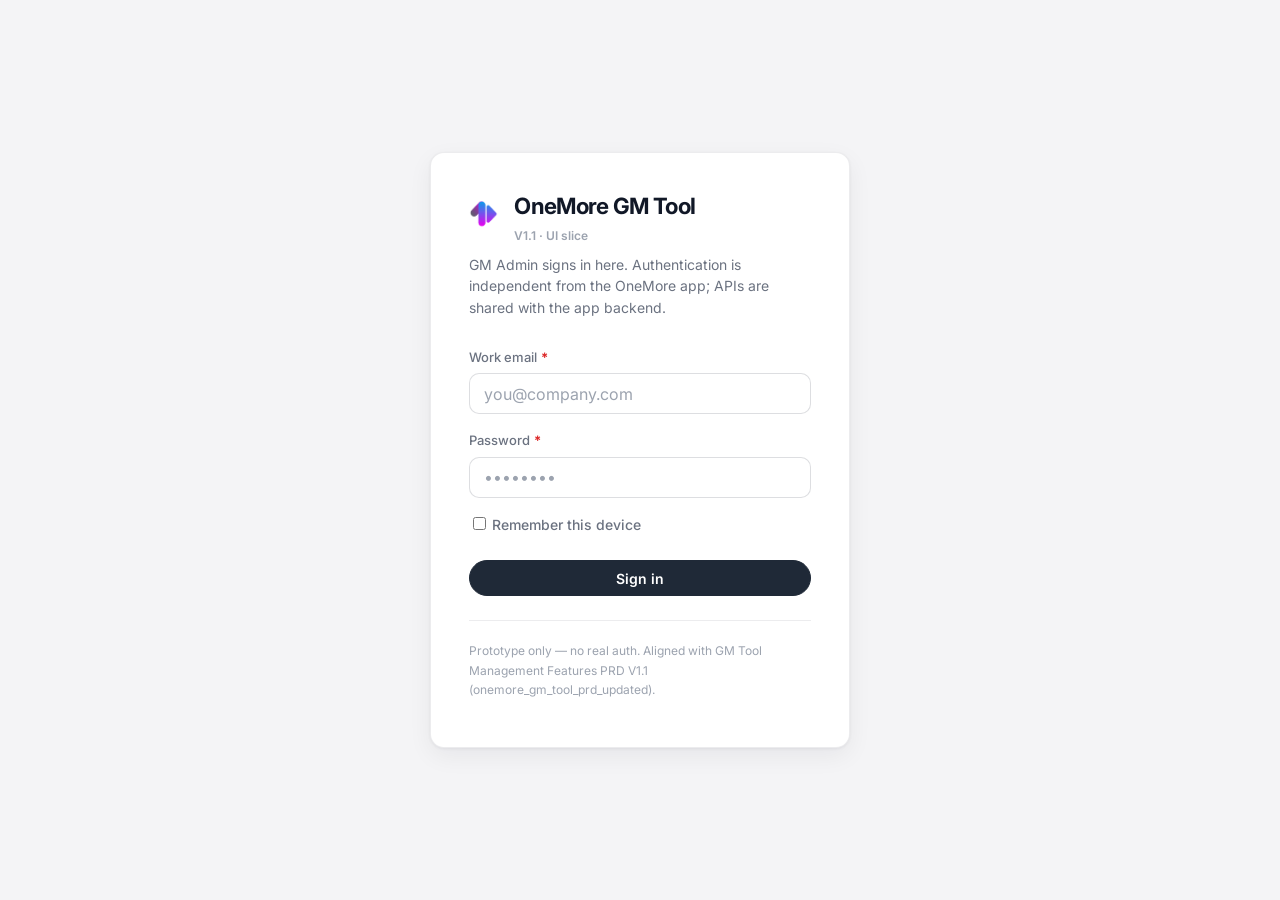
<file: index.html>
<!DOCTYPE html>
<html lang="en">
  <head>
    <meta charset="UTF-8" />
    <meta name="viewport" content="width=device-width, initial-scale=1.0" />
    <title>OneMore GM Tool — Sign in</title>
    <link rel="stylesheet" href="css/variables.css" />
    <link rel="stylesheet" href="css/base.css" />
    <link rel="stylesheet" href="css/components.css" />
    <link rel="stylesheet" href="css/layout.css" />
  </head>
  <body>
    <div class="login-page">
      <div class="login-panel">
        <div class="login-brand">
          <img class="logo-img" src="assets/logo.png" alt="" width="160" height="48" />
          <div>
            <h1 style="margin: 0"><span class="brand-title">OneMore</span> GM Tool</h1>
            <p style="margin: 0.2rem 0 0; font-size: 0.75rem; color: var(--text-muted); font-weight: 600">V1.1 · UI slice</p>
          </div>
        </div>
        <p class="login-sub">GM Admin signs in here. Authentication is independent from the OneMore app; APIs are shared with the app backend.</p>
        <form action="home.html" method="get">
          <div class="field">
            <label for="email">Work email <span class="req-mark" aria-hidden="true">*</span></label>
            <input class="input" id="email" name="email" type="email" autocomplete="username" placeholder="you@company.com" />
          </div>
          <div class="field">
            <label for="password">Password <span class="req-mark" aria-hidden="true">*</span></label>
            <input class="input" id="password" name="password" type="password" autocomplete="current-password" placeholder="••••••••" />
          </div>
          <div class="field" style="margin-bottom: 0">
            <label style="flex-direction: row; align-items: center; gap: 0.5rem; cursor: pointer">
              <input type="checkbox" id="remember" name="remember" />
              <span style="font-size: 0.875rem; color: var(--text-secondary)">Remember this device</span>
            </label>
          </div>
          <div style="margin-top: 1.5rem">
            <button type="submit" class="btn btn-primary" style="width: 100%">Sign in</button>
          </div>
        </form>
        <p class="login-footnote">Prototype only — no real auth. Aligned with GM Tool Management Features PRD V1.1 (onemore_gm_tool_prd_updated).</p>
      </div>
    </div>
  </body>
</html>
</file>
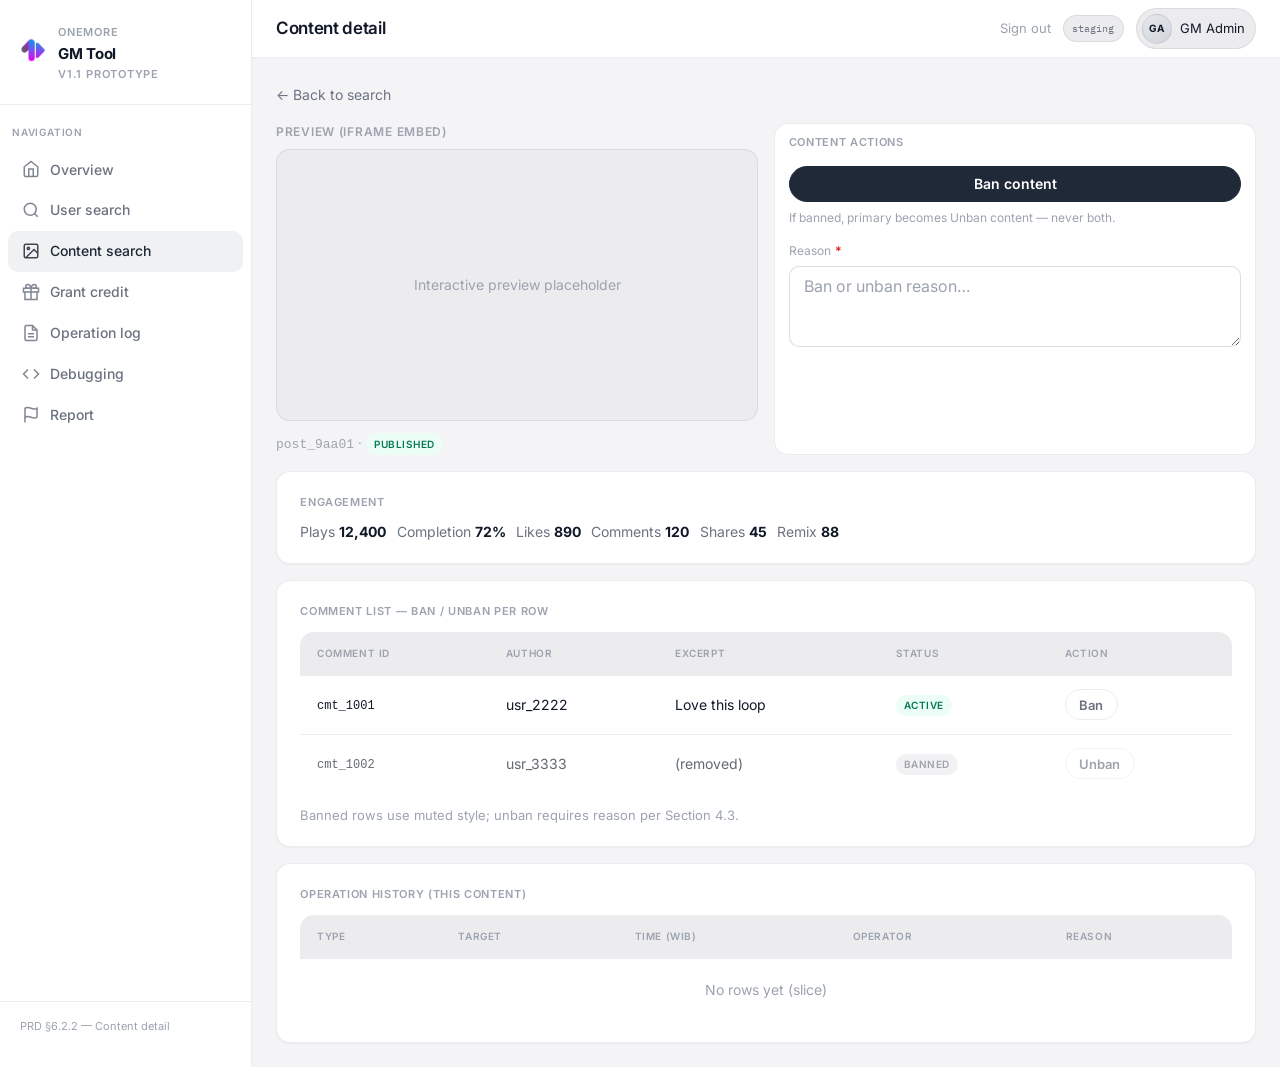
<file: content-detail.html>
<!DOCTYPE html>
<html lang="en">
  <head>
    <meta charset="UTF-8" />
    <meta name="viewport" content="width=device-width, initial-scale=1.0" />
    <title>OneMore GM Tool — Content detail</title>
    <link rel="stylesheet" href="css/variables.css" />
    <link rel="stylesheet" href="css/base.css" />
    <link rel="stylesheet" href="css/components.css" />
    <link rel="stylesheet" href="css/layout.css" />
    <link rel="stylesheet" href="css/pages.css" />
  </head>
  <body>
    <div class="app">
      <aside class="sidebar" aria-label="Main">
        <div class="sidebar-brand">
          <img class="logo-img logo-img--sm" src="assets/logo.png" alt="" width="140" height="40" />
          <div>
            <strong><span class="brand-title">OneMore</span> GM Tool</strong>
            <span>V1.1 Prototype</span>
          </div>
        </div>
        <div class="nav-section">Navigation</div>
        <ul class="nav-list">
          <li>
            <a href="home.html">
              <svg class="nav-icon" viewBox="0 0 24 24" fill="none" stroke="currentColor" stroke-width="2">
                <path d="M3 9l9-7 9 7v11a2 2 0 0 1-2 2H5a2 2 0 0 1-2-2z" />
                <polyline points="9 22 9 12 15 12 15 22" />
              </svg>
              Overview
            </a>
          </li>
          <li>
            <a href="user-search.html">
              <svg class="nav-icon" viewBox="0 0 24 24" fill="none" stroke="currentColor" stroke-width="2">
                <circle cx="11" cy="11" r="8" />
                <line x1="21" y1="21" x2="16.65" y2="16.65" />
              </svg>
              User search
            </a>
          </li>
          <li>
            <a class="active" href="content-search.html" aria-current="page">
              <svg class="nav-icon" viewBox="0 0 24 24" fill="none" stroke="currentColor" stroke-width="2">
                <rect x="3" y="3" width="18" height="18" rx="2" />
                <circle cx="8.5" cy="8.5" r="1.5" />
                <polyline points="21 15 16 10 5 21" />
              </svg>
              Content search
            </a>
          </li>
          <li>
            <a href="grant-credit.html">
              <svg class="nav-icon" viewBox="0 0 24 24" fill="none" stroke="currentColor" stroke-width="2" aria-hidden="true">
                <path d="M20 12v10H4V12" />
                <path d="M2 7h20v5H2z" />
                <path d="M12 22V7" />
                <path d="M12 7H7.5a2.5 2.5 0 0 1 0-5C11 2 12 7 12 7z" />
                <path d="M12 7h4.5a2.5 2.5 0 0 0 0-5C13 2 12 7 12 7z" />
              </svg>
              Grant credit
            </a>
          </li>
          <li>
            <a href="operation-log.html">
              <svg class="nav-icon" viewBox="0 0 24 24" fill="none" stroke="currentColor" stroke-width="2">
                <path d="M14 2H6a2 2 0 0 0-2 2v16a2 2 0 0 0 2 2h12a2 2 0 0 0 2-2V8z" />
                <polyline points="14 2 14 8 20 8" />
                <line x1="16" y1="13" x2="8" y2="13" />
                <line x1="16" y1="17" x2="8" y2="17" />
              </svg>
              Operation log
            </a>
          </li>
          <li>
            <a href="debugging.html">
              <svg class="nav-icon" viewBox="0 0 24 24" fill="none" stroke="currentColor" stroke-width="2" aria-hidden="true">
                <polyline points="16 18 22 12 16 6" />
                <polyline points="8 6 2 12 8 18" />
              </svg>
              Debugging
            </a>
          </li>
          <li>
            <a href="report.html">
              <svg class="nav-icon" viewBox="0 0 24 24" fill="none" stroke="currentColor" stroke-width="2" aria-hidden="true">
                <path d="M4 15s1-1 4-1 5 2 8 2 4-1 4-1V3s-1 1-4 1-5-2-8-2-4 1-4 1z" />
                <line x1="4" y1="22" x2="4" y2="15" />
              </svg>
              Report
            </a>
          </li>
        </ul>
        <div class="sidebar-footer">PRD §6.2.2 — Content detail</div>
      </aside>
      <div class="main">
        <header class="topbar">
          <h1 class="topbar-title">Content detail</h1>
          <div class="topbar-actions">
            <a href="index.html" style="font-size: 0.8125rem; color: var(--text-muted)">Sign out</a>
            <span class="env-pill">staging</span>
            <div class="user-chip">
              <div class="user-chip-avatar" aria-hidden="true">GA</div>
              <span>GM Admin</span>
            </div>
          </div>
        </header>
        <main class="content">
          <p style="margin: 0 0 1rem">
            <a href="content-search.html" style="font-size: 0.875rem; color: var(--text-secondary)">← Back to search</a>
          </p>
          <div class="detail-columns" style="margin-bottom: 1rem">
            <div>
              <p style="margin: 0 0 0.5rem; font-size: 0.75rem; font-weight: 600; text-transform: uppercase; letter-spacing: 0.06em; color: var(--text-muted)">Preview (iframe embed)</p>
              <div class="preview-shell">Interactive preview placeholder</div>
              <p style="margin: 0.75rem 0 0; font-size: 0.8125rem; color: var(--text-muted)"><code>post_9aa01</code> · <span class="badge badge-success">Published</span></p>
            </div>
            <div class="action-panel">
              <p style="margin: 0 0 0.5rem; font-size: 0.6875rem; font-weight: 600; text-transform: uppercase; letter-spacing: 0.06em; color: var(--text-muted)">Content actions</p>
              <button type="button" class="btn btn-primary">Ban content</button>
              <p style="margin: 0; font-size: 0.75rem; color: var(--text-muted)">If banned, primary becomes Unban content — never both.</p>
              <div class="reason-block">
                <label for="reason-content">Reason <span class="req-mark" aria-hidden="true">*</span></label>
                <textarea class="input" id="reason-content" rows="3" placeholder="Ban or unban reason…"></textarea>
              </div>
            </div>
          </div>
          <div class="card" style="margin-bottom: 1rem">
            <p class="card-title">Engagement</p>
            <div class="meta-row" style="font-size: 0.875rem">
              <span>Plays <strong style="color: var(--text)">12,400</strong></span>
              <span>Completion <strong style="color: var(--text)">72%</strong></span>
              <span>Likes <strong style="color: var(--text)">890</strong></span>
              <span>Comments <strong style="color: var(--text)">120</strong></span>
              <span>Shares <strong style="color: var(--text)">45</strong></span>
              <span>Remix <strong style="color: var(--text)">88</strong></span>
            </div>
          </div>
          <div class="card" style="margin-bottom: 1rem">
            <p class="card-title">Comment list — ban / unban per row</p>
            <div class="table-wrap" style="border: none">
              <table class="data">
                <thead>
                  <tr>
                    <th>Comment ID</th>
                    <th>Author</th>
                    <th>Excerpt</th>
                    <th>Status</th>
                    <th>Action</th>
                  </tr>
                </thead>
                <tbody>
                  <tr>
                    <td><code style="font-size: 0.75rem">cmt_1001</code></td>
                    <td>usr_2222</td>
                    <td>Love this loop</td>
                    <td><span class="badge badge-success">Active</span></td>
                    <td><button type="button" class="btn btn-ghost btn-sm">Ban</button></td>
                  </tr>
                  <tr class="comment-row-muted">
                    <td><code style="font-size: 0.75rem">cmt_1002</code></td>
                    <td>usr_3333</td>
                    <td>(removed)</td>
                    <td><span class="badge badge-neutral">Banned</span></td>
                    <td><button type="button" class="btn btn-ghost btn-sm">Unban</button></td>
                  </tr>
                </tbody>
              </table>
            </div>
            <p style="margin: 0.75rem 0 0; font-size: 0.8125rem; color: var(--text-muted)">Banned rows use muted style; unban requires reason per Section 4.3.</p>
          </div>
          <div class="card">
            <p class="card-title">Operation history (this content)</p>
            <div class="table-wrap" style="border: none">
              <table class="data">
                <thead>
                  <tr>
                    <th>Type</th>
                    <th>Target</th>
                    <th>Time (WIB)</th>
                    <th>Operator</th>
                    <th>Reason</th>
                  </tr>
                </thead>
                <tbody>
                  <tr>
                    <td colspan="5" style="text-align: center; color: var(--text-muted); padding: 1.25rem">No rows yet (slice)</td>
                  </tr>
                </tbody>
              </table>
            </div>
          </div>
        </main>
      </div>
    </div>
  </body>
</html>
</file>
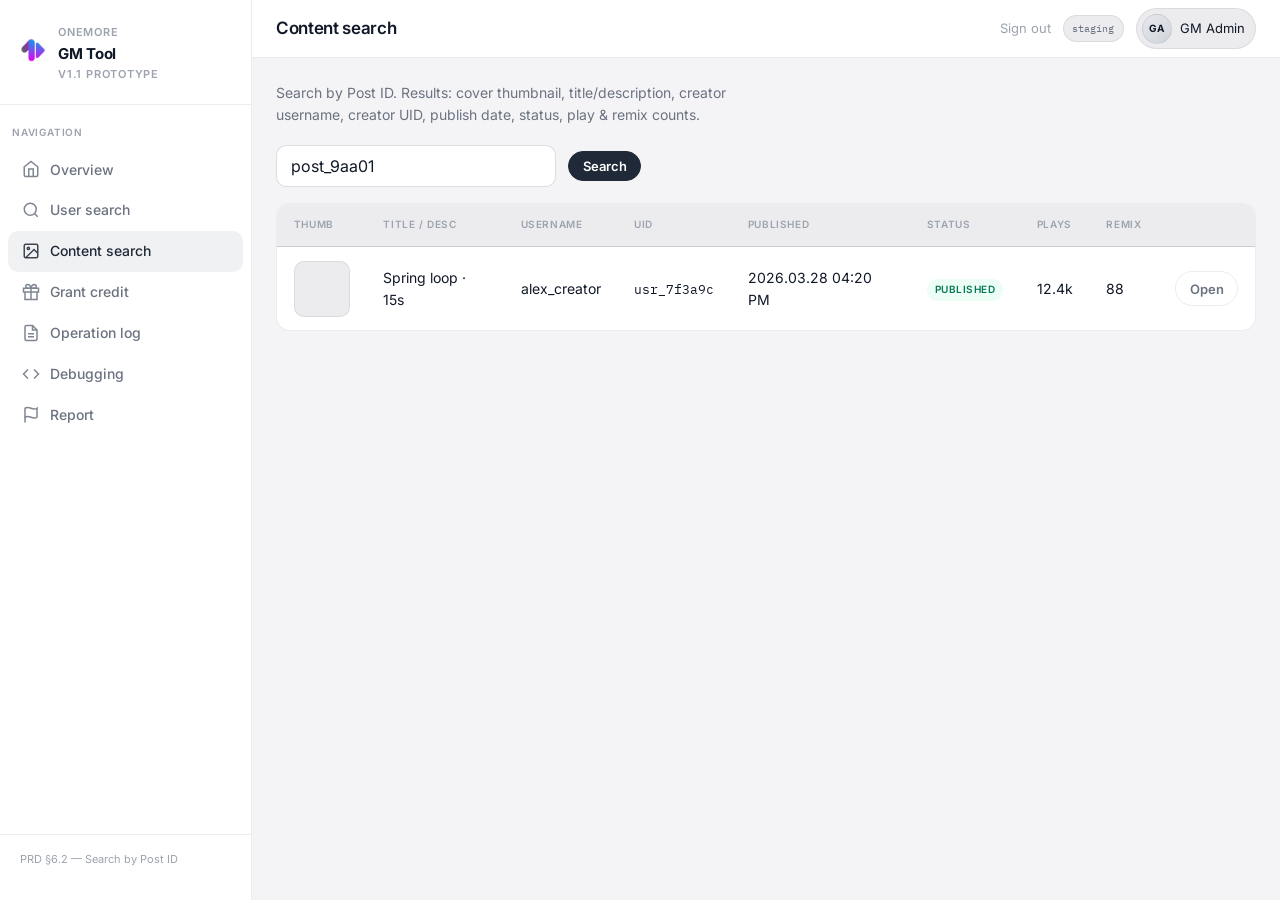
<file: content-search.html>
<!DOCTYPE html>
<html lang="en">
  <head>
    <meta charset="UTF-8" />
    <meta name="viewport" content="width=device-width, initial-scale=1.0" />
    <title>OneMore GM Tool — Content search</title>
    <link rel="stylesheet" href="css/variables.css" />
    <link rel="stylesheet" href="css/base.css" />
    <link rel="stylesheet" href="css/components.css" />
    <link rel="stylesheet" href="css/layout.css" />
    <link rel="stylesheet" href="css/pages.css" />
  </head>
  <body>
    <div class="app">
      <aside class="sidebar" aria-label="Main">
        <div class="sidebar-brand">
          <img class="logo-img logo-img--sm" src="assets/logo.png" alt="" width="140" height="40" />
          <div>
            <strong><span class="brand-title">OneMore</span> GM Tool</strong>
            <span>V1.1 Prototype</span>
          </div>
        </div>
        <div class="nav-section">Navigation</div>
        <ul class="nav-list">
          <li>
            <a href="home.html">
              <svg class="nav-icon" viewBox="0 0 24 24" fill="none" stroke="currentColor" stroke-width="2">
                <path d="M3 9l9-7 9 7v11a2 2 0 0 1-2 2H5a2 2 0 0 1-2-2z" />
                <polyline points="9 22 9 12 15 12 15 22" />
              </svg>
              Overview
            </a>
          </li>
          <li>
            <a href="user-search.html">
              <svg class="nav-icon" viewBox="0 0 24 24" fill="none" stroke="currentColor" stroke-width="2">
                <circle cx="11" cy="11" r="8" />
                <line x1="21" y1="21" x2="16.65" y2="16.65" />
              </svg>
              User search
            </a>
          </li>
          <li>
            <a class="active" href="content-search.html" aria-current="page">
              <svg class="nav-icon" viewBox="0 0 24 24" fill="none" stroke="currentColor" stroke-width="2">
                <rect x="3" y="3" width="18" height="18" rx="2" />
                <circle cx="8.5" cy="8.5" r="1.5" />
                <polyline points="21 15 16 10 5 21" />
              </svg>
              Content search
            </a>
          </li>
          <li>
            <a href="grant-credit.html">
              <svg class="nav-icon" viewBox="0 0 24 24" fill="none" stroke="currentColor" stroke-width="2" aria-hidden="true">
                <path d="M20 12v10H4V12" />
                <path d="M2 7h20v5H2z" />
                <path d="M12 22V7" />
                <path d="M12 7H7.5a2.5 2.5 0 0 1 0-5C11 2 12 7 12 7z" />
                <path d="M12 7h4.5a2.5 2.5 0 0 0 0-5C13 2 12 7 12 7z" />
              </svg>
              Grant credit
            </a>
          </li>
          <li>
            <a href="operation-log.html">
              <svg class="nav-icon" viewBox="0 0 24 24" fill="none" stroke="currentColor" stroke-width="2">
                <path d="M14 2H6a2 2 0 0 0-2 2v16a2 2 0 0 0 2 2h12a2 2 0 0 0 2-2V8z" />
                <polyline points="14 2 14 8 20 8" />
                <line x1="16" y1="13" x2="8" y2="13" />
                <line x1="16" y1="17" x2="8" y2="17" />
              </svg>
              Operation log
            </a>
          </li>
          <li>
            <a href="debugging.html">
              <svg class="nav-icon" viewBox="0 0 24 24" fill="none" stroke="currentColor" stroke-width="2" aria-hidden="true">
                <polyline points="16 18 22 12 16 6" />
                <polyline points="8 6 2 12 8 18" />
              </svg>
              Debugging
            </a>
          </li>
          <li>
            <a href="report.html">
              <svg class="nav-icon" viewBox="0 0 24 24" fill="none" stroke="currentColor" stroke-width="2" aria-hidden="true">
                <path d="M4 15s1-1 4-1 5 2 8 2 4-1 4-1V3s-1 1-4 1-5-2-8-2-4 1-4 1z" />
                <line x1="4" y1="22" x2="4" y2="15" />
              </svg>
              Report
            </a>
          </li>
        </ul>
        <div class="sidebar-footer">PRD §6.2 — Search by Post ID</div>
      </aside>
      <div class="main">
        <header class="topbar">
          <h1 class="topbar-title">Content search</h1>
          <div class="topbar-actions">
            <a href="index.html" style="font-size: 0.8125rem; color: var(--text-muted)">Sign out</a>
            <span class="env-pill">staging</span>
            <div class="user-chip">
              <div class="user-chip-avatar" aria-hidden="true">GA</div>
              <span>GM Admin</span>
            </div>
          </div>
        </header>
        <main class="content">
          <p class="page-intro">Search by Post ID. Results: cover thumbnail, title/description, creator username, creator UID, publish date, status, play &amp; remix counts.</p>
          <div class="toolbar">
            <input class="input" type="text" placeholder="Post ID" style="max-width: 280px" value="post_9aa01" />
            <button type="button" class="btn btn-primary btn-sm">Search</button>
          </div>
          <div class="table-wrap">
            <table class="data">
              <thead>
                <tr>
                  <th>Thumb</th>
                  <th>Title / desc</th>
                  <th>Username</th>
                  <th>UID</th>
                  <th>Published</th>
                  <th>Status</th>
                  <th>Plays</th>
                  <th>Remix</th>
                  <th></th>
                </tr>
              </thead>
              <tbody>
                <tr>
                  <td>
                    <div style="width: 56px; height: 56px; background: var(--bg-muted); border-radius: var(--radius-sm); border: 1px solid var(--border)"></div>
                  </td>
                  <td>Spring loop · 15s</td>
                  <td>alex_creator</td>
                  <td><code style="font-family: var(--font-mono); font-size: 0.8125rem">usr_7f3a9c</code></td>
                  <td class="kbd time-wib">2026.03.28 04:20 PM</td>
                  <td><span class="badge badge-success">Published</span></td>
                  <td>12.4k</td>
                  <td>88</td>
                  <td><a class="btn btn-ghost btn-sm" href="content-detail.html">Open</a></td>
                </tr>
              </tbody>
            </table>
          </div>
        </main>
      </div>
    </div>
  </body>
</html>
</file>
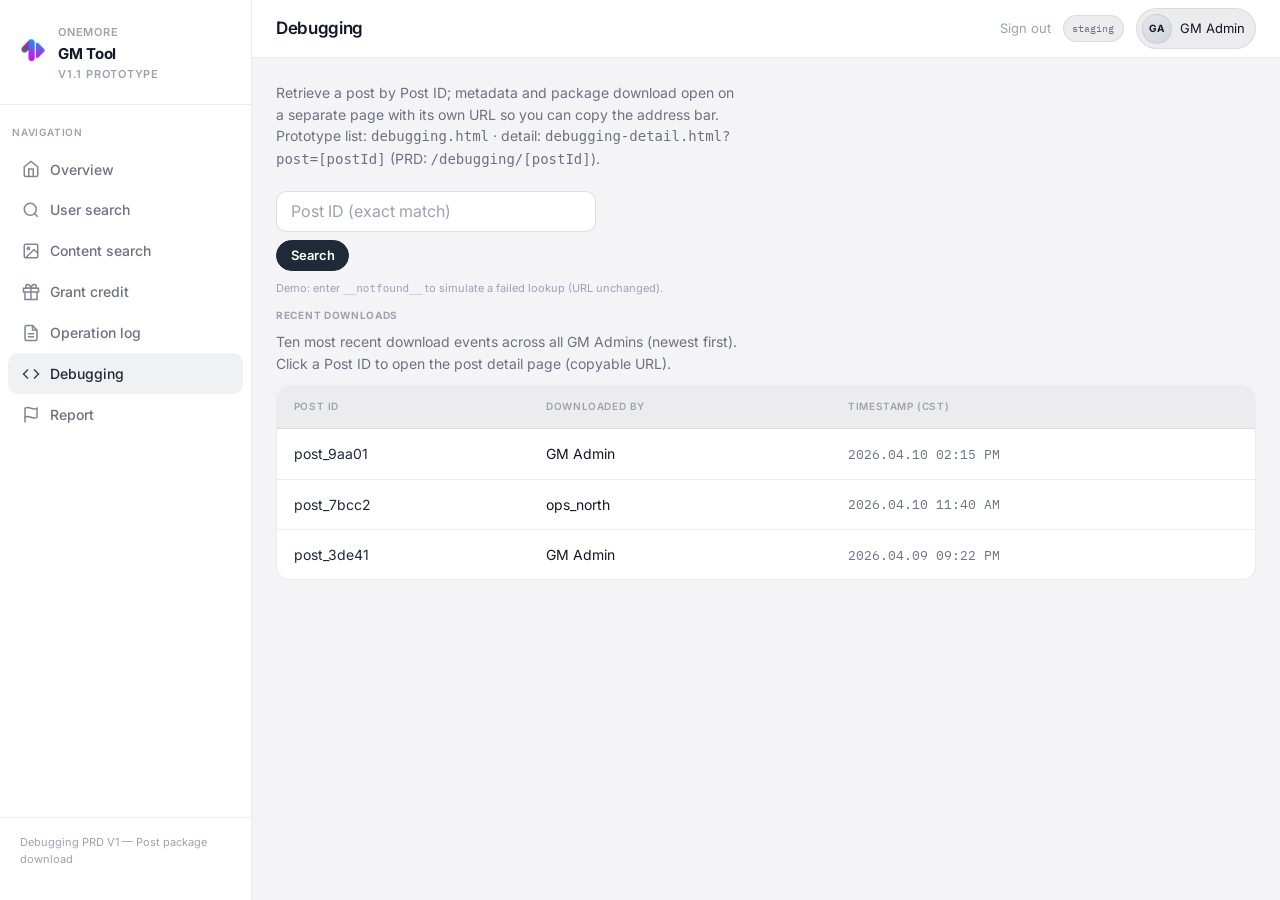
<file: debugging-detail.html>
<!DOCTYPE html>
<html lang="en">
  <head>
    <meta charset="UTF-8" />
    <meta name="viewport" content="width=device-width, initial-scale=1.0" />
    <title>OneMore GM Tool — Debugging · Post detail</title>
    <link rel="stylesheet" href="css/variables.css" />
    <link rel="stylesheet" href="css/base.css" />
    <link rel="stylesheet" href="css/components.css" />
    <link rel="stylesheet" href="css/layout.css" />
    <link rel="stylesheet" href="css/pages.css" />
  </head>
  <body>
    <div class="app">
      <aside class="sidebar" aria-label="Main">
        <div class="sidebar-brand">
          <img class="logo-img logo-img--sm" src="assets/logo.png" alt="" width="140" height="40" />
          <div>
            <strong><span class="brand-title">OneMore</span> GM Tool</strong>
            <span>V1.1 Prototype</span>
          </div>
        </div>
        <div class="nav-section">Navigation</div>
        <ul class="nav-list">
          <li>
            <a href="home.html">
              <svg class="nav-icon" viewBox="0 0 24 24" fill="none" stroke="currentColor" stroke-width="2">
                <path d="M3 9l9-7 9 7v11a2 2 0 0 1-2 2H5a2 2 0 0 1-2-2z" />
                <polyline points="9 22 9 12 15 12 15 22" />
              </svg>
              Overview
            </a>
          </li>
          <li>
            <a href="user-search.html">
              <svg class="nav-icon" viewBox="0 0 24 24" fill="none" stroke="currentColor" stroke-width="2">
                <circle cx="11" cy="11" r="8" />
                <line x1="21" y1="21" x2="16.65" y2="16.65" />
              </svg>
              User search
            </a>
          </li>
          <li>
            <a href="content-search.html">
              <svg class="nav-icon" viewBox="0 0 24 24" fill="none" stroke="currentColor" stroke-width="2">
                <rect x="3" y="3" width="18" height="18" rx="2" />
                <circle cx="8.5" cy="8.5" r="1.5" />
                <polyline points="21 15 16 10 5 21" />
              </svg>
              Content search
            </a>
          </li>
          <li>
            <a href="grant-credit.html">
              <svg class="nav-icon" viewBox="0 0 24 24" fill="none" stroke="currentColor" stroke-width="2" aria-hidden="true">
                <path d="M20 12v10H4V12" />
                <path d="M2 7h20v5H2z" />
                <path d="M12 22V7" />
                <path d="M12 7H7.5a2.5 2.5 0 0 1 0-5C11 2 12 7 12 7z" />
                <path d="M12 7h4.5a2.5 2.5 0 0 0 0-5C13 2 12 7 12 7z" />
              </svg>
              Grant credit
            </a>
          </li>
          <li>
            <a href="operation-log.html">
              <svg class="nav-icon" viewBox="0 0 24 24" fill="none" stroke="currentColor" stroke-width="2">
                <path d="M14 2H6a2 2 0 0 0-2 2v16a2 2 0 0 0 2 2h12a2 2 0 0 0 2-2V8z" />
                <polyline points="14 2 14 8 20 8" />
                <line x1="16" y1="13" x2="8" y2="13" />
                <line x1="16" y1="17" x2="8" y2="17" />
              </svg>
              Operation log
            </a>
          </li>
          <li>
            <a class="active" href="debugging.html">
              <svg class="nav-icon" viewBox="0 0 24 24" fill="none" stroke="currentColor" stroke-width="2" aria-hidden="true">
                <polyline points="16 18 22 12 16 6" />
                <polyline points="8 6 2 12 8 18" />
              </svg>
              Debugging
            </a>
          </li>
          <li>
            <a href="report.html">
              <svg class="nav-icon" viewBox="0 0 24 24" fill="none" stroke="currentColor" stroke-width="2" aria-hidden="true">
                <path d="M4 15s1-1 4-1 5 2 8 2 4-1 4-1V3s-1 1-4 1-5-2-8-2-4 1-4 1z" />
                <line x1="4" y1="22" x2="4" y2="15" />
              </svg>
              Report
            </a>
          </li>
        </ul>
        <div class="sidebar-footer">Debugging PRD V1 — Post package download</div>
      </aside>
      <div class="main">
        <header class="topbar">
          <h1 class="topbar-title">Debugging · Post detail</h1>
          <div class="topbar-actions">
            <a href="index.html" style="font-size: 0.8125rem; color: var(--text-muted)">Sign out</a>
            <span class="env-pill">staging</span>
            <div class="user-chip">
              <div class="user-chip-avatar" aria-hidden="true">GA</div>
              <span>GM Admin</span>
            </div>
          </div>
        </header>
        <main class="content">
          <p class="user-detail-back" style="margin-bottom: 0.35rem">
            <a href="debugging.html">← Back to Debugging search</a>
          </p>
          <p class="page-intro" style="margin-bottom: 0.65rem">
            Shareable URL for this screen: <code id="debugging-detail-url-display">debugging-detail.html?post=…</code>
          </p>

          <div id="debugging-detail-error" class="inline-form-error" role="alert" hidden style="margin-bottom: 0.75rem"></div>

          <section id="debugging-detail-body" class="debugging-detail action-panel" aria-live="polite">
            <h2 class="action-panel-section-title">Content detail</h2>
            <dl class="debugging-meta">
              <div><dt>Post ID</dt><dd id="debugging-detail-post-id">—</dd></div>
              <div><dt>Creator UID</dt><dd><code>usr_2b81de</code></dd></div>
              <div><dt>Creator username</dt><dd>creator_north</dd></div>
              <div><dt>Published</dt><dd><kbd class="time-wib">2026.04.08 04:12 PM</kbd> (CST)</dd></div>
              <div><dt>Post status</dt><dd>published</dd></div>
              <div><dt>Remix from Post ID</dt><dd><code>post_001aa</code></dd></div>
              <div><dt>Content type</dt><dd>interactive content</dd></div>
            </dl>
            <div class="action-field" style="margin-top: 0.5rem">
              <button type="button" class="btn btn-primary btn-sm">Download Package</button>
              <p class="action-panel-hint">Server bundles source, assets, agent chat, and metadata into <code>post_[PostID]_[YYYYMMDD].zip</code>.</p>
            </div>
            <div style="margin-top: 1rem">
              <h3 class="action-panel-section-title">Download history (this post)</h3>
              <div class="table-wrap">
                <table class="data data--compact">
                  <thead>
                    <tr>
                      <th>Downloaded by</th>
                      <th>Timestamp (CST)</th>
                    </tr>
                  </thead>
                  <tbody>
                    <tr>
                      <td>GM Admin</td>
                      <td><kbd class="time-wib">2026.04.10 02:15 PM</kbd></td>
                    </tr>
                    <tr>
                      <td>ops_north</td>
                      <td><kbd class="time-wib">2026.04.09 08:00 AM</kbd></td>
                    </tr>
                  </tbody>
                </table>
              </div>
            </div>
            <p style="margin: 0.75rem 0 0">
              <a href="content-detail.html" style="font-size: 0.8125rem">Open in Content detail (ban / moderation)</a>
            </p>
          </section>
        </main>
      </div>
    </div>
    <script src="js/debugging-detail.js"></script>
  </body>
</html>
</file>
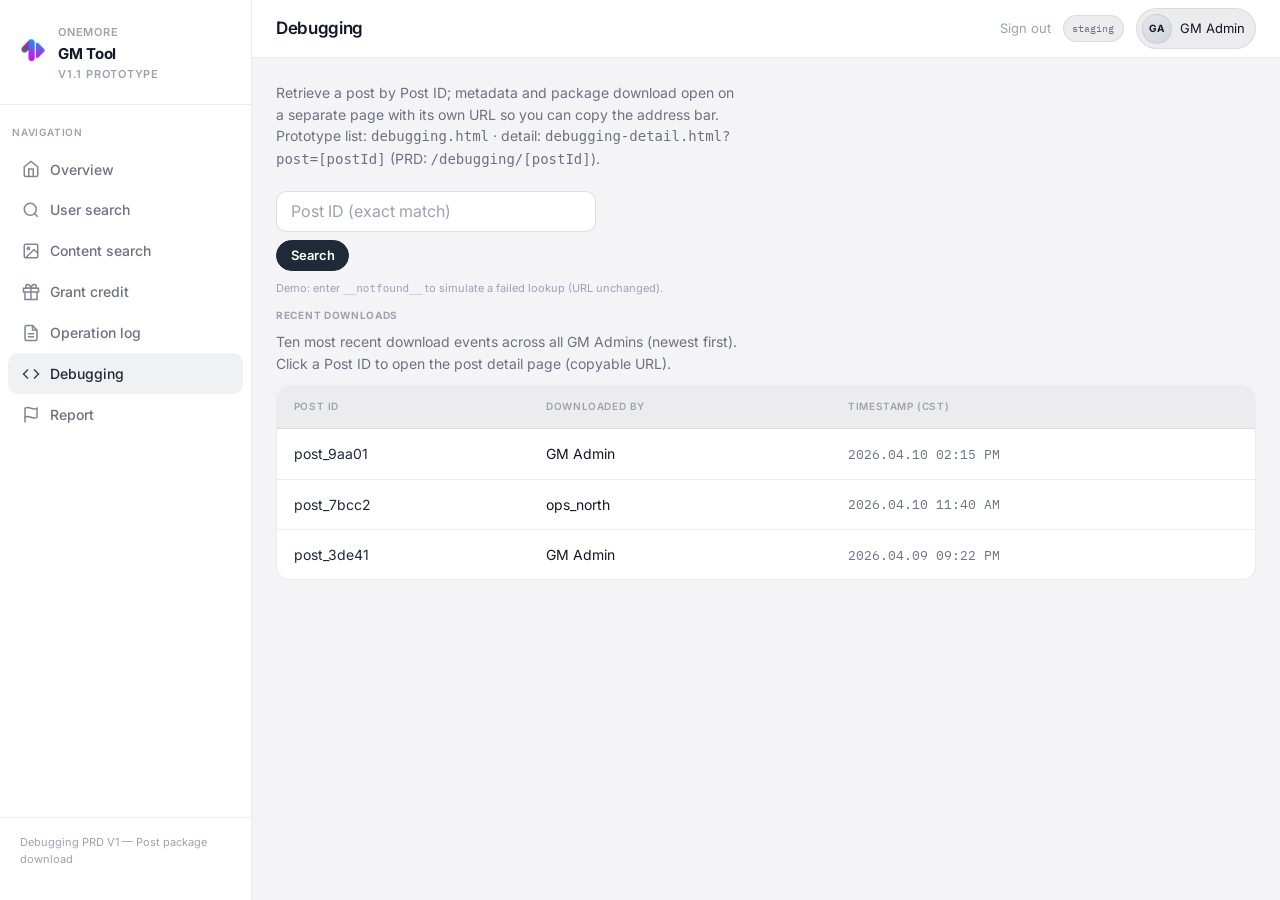
<file: debugging.html>
<!DOCTYPE html>
<html lang="en">
  <head>
    <meta charset="UTF-8" />
    <meta name="viewport" content="width=device-width, initial-scale=1.0" />
    <title>OneMore GM Tool — Debugging</title>
    <link rel="stylesheet" href="css/variables.css" />
    <link rel="stylesheet" href="css/base.css" />
    <link rel="stylesheet" href="css/components.css" />
    <link rel="stylesheet" href="css/layout.css" />
    <link rel="stylesheet" href="css/pages.css" />
  </head>
  <body>
    <div class="app">
      <aside class="sidebar" aria-label="Main">
        <div class="sidebar-brand">
          <img class="logo-img logo-img--sm" src="assets/logo.png" alt="" width="140" height="40" />
          <div>
            <strong><span class="brand-title">OneMore</span> GM Tool</strong>
            <span>V1.1 Prototype</span>
          </div>
        </div>
        <div class="nav-section">Navigation</div>
        <ul class="nav-list">
          <li>
            <a href="home.html">
              <svg class="nav-icon" viewBox="0 0 24 24" fill="none" stroke="currentColor" stroke-width="2">
                <path d="M3 9l9-7 9 7v11a2 2 0 0 1-2 2H5a2 2 0 0 1-2-2z" />
                <polyline points="9 22 9 12 15 12 15 22" />
              </svg>
              Overview
            </a>
          </li>
          <li>
            <a href="user-search.html">
              <svg class="nav-icon" viewBox="0 0 24 24" fill="none" stroke="currentColor" stroke-width="2">
                <circle cx="11" cy="11" r="8" />
                <line x1="21" y1="21" x2="16.65" y2="16.65" />
              </svg>
              User search
            </a>
          </li>
          <li>
            <a href="content-search.html">
              <svg class="nav-icon" viewBox="0 0 24 24" fill="none" stroke="currentColor" stroke-width="2">
                <rect x="3" y="3" width="18" height="18" rx="2" />
                <circle cx="8.5" cy="8.5" r="1.5" />
                <polyline points="21 15 16 10 5 21" />
              </svg>
              Content search
            </a>
          </li>
          <li>
            <a href="grant-credit.html">
              <svg class="nav-icon" viewBox="0 0 24 24" fill="none" stroke="currentColor" stroke-width="2" aria-hidden="true">
                <path d="M20 12v10H4V12" />
                <path d="M2 7h20v5H2z" />
                <path d="M12 22V7" />
                <path d="M12 7H7.5a2.5 2.5 0 0 1 0-5C11 2 12 7 12 7z" />
                <path d="M12 7h4.5a2.5 2.5 0 0 0 0-5C13 2 12 7 12 7z" />
              </svg>
              Grant credit
            </a>
          </li>
          <li>
            <a href="operation-log.html">
              <svg class="nav-icon" viewBox="0 0 24 24" fill="none" stroke="currentColor" stroke-width="2">
                <path d="M14 2H6a2 2 0 0 0-2 2v16a2 2 0 0 0 2 2h12a2 2 0 0 0 2-2V8z" />
                <polyline points="14 2 14 8 20 8" />
                <line x1="16" y1="13" x2="8" y2="13" />
                <line x1="16" y1="17" x2="8" y2="17" />
              </svg>
              Operation log
            </a>
          </li>
          <li>
            <a class="active" href="debugging.html" aria-current="page">
              <svg class="nav-icon" viewBox="0 0 24 24" fill="none" stroke="currentColor" stroke-width="2" aria-hidden="true">
                <polyline points="16 18 22 12 16 6" />
                <polyline points="8 6 2 12 8 18" />
              </svg>
              Debugging
            </a>
          </li>
          <li>
            <a href="report.html">
              <svg class="nav-icon" viewBox="0 0 24 24" fill="none" stroke="currentColor" stroke-width="2" aria-hidden="true">
                <path d="M4 15s1-1 4-1 5 2 8 2 4-1 4-1V3s-1 1-4 1-5-2-8-2-4 1-4 1z" />
                <line x1="4" y1="22" x2="4" y2="15" />
              </svg>
              Report
            </a>
          </li>
        </ul>
        <div class="sidebar-footer">Debugging PRD V1 — Post package download</div>
      </aside>
      <div class="main">
        <header class="topbar">
          <h1 class="topbar-title">Debugging</h1>
          <div class="topbar-actions">
            <a href="index.html" style="font-size: 0.8125rem; color: var(--text-muted)">Sign out</a>
            <span class="env-pill">staging</span>
            <div class="user-chip">
              <div class="user-chip-avatar" aria-hidden="true">GA</div>
              <span>GM Admin</span>
            </div>
          </div>
        </header>
        <main class="content">
          <p class="page-intro">
            Retrieve a post by Post ID; metadata and package download open on a separate page with its own URL so you can copy the address bar. Prototype list: <code>debugging.html</code> · detail: <code>debugging-detail.html?post=[postId]</code> (PRD: <code>/debugging/[postId]</code>).
          </p>

          <form id="debugging-search-form" class="toolbar debugging-toolbar" autocomplete="off">
            <div class="debugging-search-field">
              <label class="sr-only" for="debugging-post-id">Post ID</label>
              <input class="input" id="debugging-post-id" name="post" type="text" placeholder="Post ID (exact match)" style="max-width: 320px" />
              <button type="submit" class="btn btn-primary btn-sm">Search</button>
            </div>
            <p id="debugging-search-error" class="inline-form-error" role="alert" hidden></p>
          </form>
          <p class="field-hint" style="margin-top: -0.35rem">Demo: enter <code>__notfound__</code> to simulate a failed lookup (URL unchanged).</p>

          <section class="debugging-section" aria-labelledby="recent-dl-heading">
            <h2 id="recent-dl-heading" class="action-panel-section-title" style="margin-bottom: 0.5rem">Recent Downloads</h2>
            <p class="page-intro" style="margin-bottom: 0.65rem">Ten most recent download events across all GM Admins (newest first). Click a Post ID to open the post detail page (copyable URL).</p>
            <div class="table-wrap">
              <table class="data">
                <thead>
                  <tr>
                    <th>Post ID</th>
                    <th>Downloaded by</th>
                    <th>Timestamp (CST)</th>
                  </tr>
                </thead>
                <tbody>
                  <tr>
                    <td><a href="debugging-detail.html?post=post_9aa01">post_9aa01</a></td>
                    <td>GM Admin</td>
                    <td><kbd class="time-wib">2026.04.10 02:15 PM</kbd></td>
                  </tr>
                  <tr>
                    <td><a href="debugging-detail.html?post=post_7bcc2">post_7bcc2</a></td>
                    <td>ops_north</td>
                    <td><kbd class="time-wib">2026.04.10 11:40 AM</kbd></td>
                  </tr>
                  <tr>
                    <td><a href="debugging-detail.html?post=post_3de41">post_3de41</a></td>
                    <td>GM Admin</td>
                    <td><kbd class="time-wib">2026.04.09 09:22 PM</kbd></td>
                  </tr>
                </tbody>
              </table>
            </div>
          </section>
        </main>
      </div>
    </div>
    <script src="js/debugging.js"></script>
  </body>
</html>
</file>
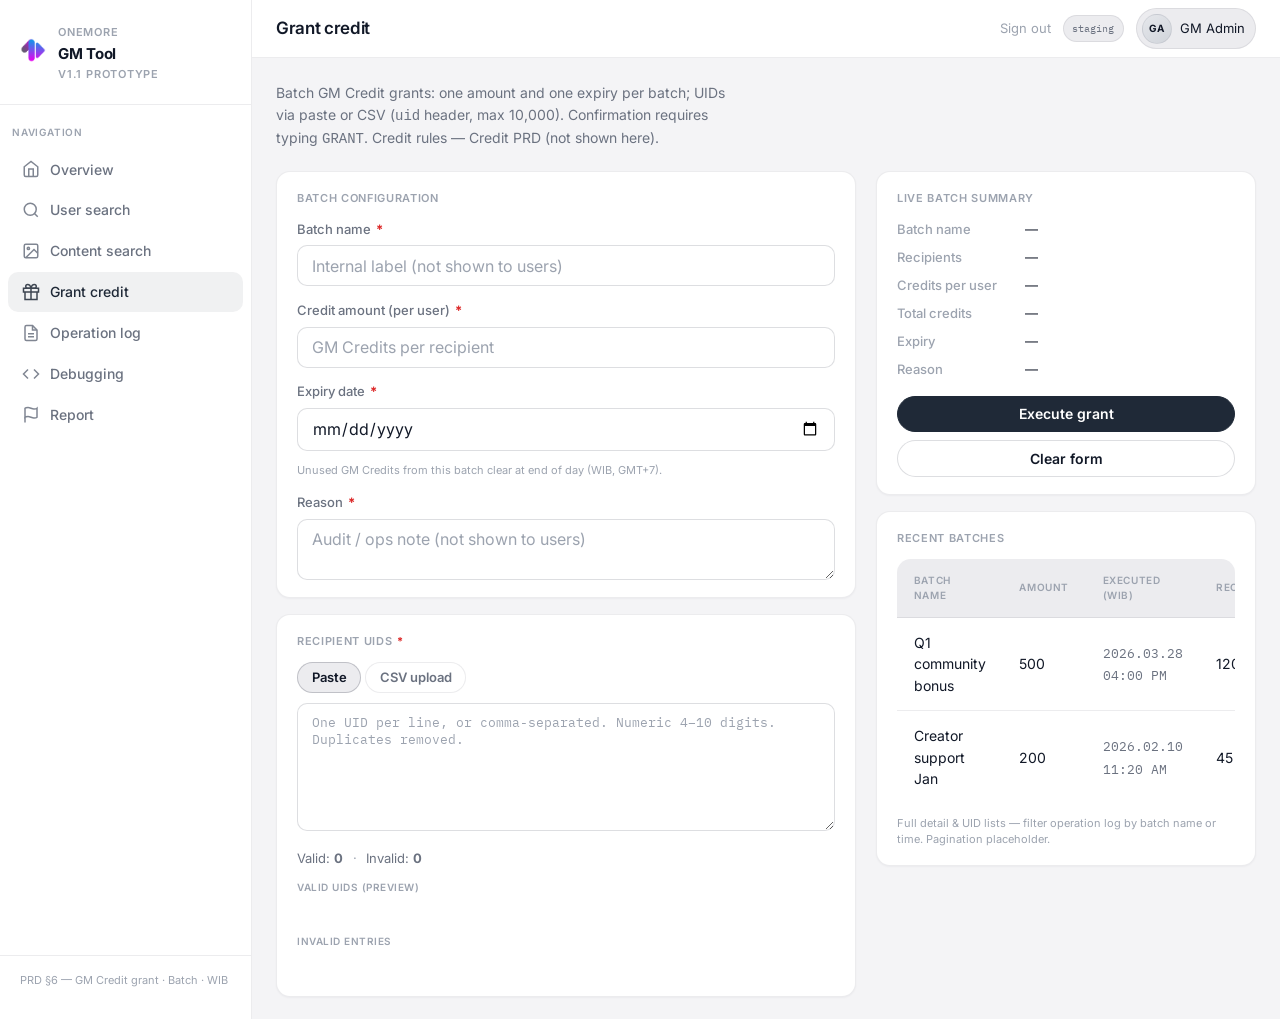
<file: grant-credit.html>
<!DOCTYPE html>
<html lang="en">
  <head>
    <meta charset="UTF-8" />
    <meta name="viewport" content="width=device-width, initial-scale=1.0" />
    <title>OneMore GM Tool — Grant credit</title>
    <link rel="stylesheet" href="css/variables.css" />
    <link rel="stylesheet" href="css/base.css" />
    <link rel="stylesheet" href="css/components.css" />
    <link rel="stylesheet" href="css/layout.css" />
    <link rel="stylesheet" href="css/pages.css" />
  </head>
  <body>
    <div class="app">
      <aside class="sidebar" aria-label="Main">
        <div class="sidebar-brand">
          <img class="logo-img logo-img--sm" src="assets/logo.png" alt="" width="140" height="40" />
          <div>
            <strong><span class="brand-title">OneMore</span> GM Tool</strong>
            <span>V1.1 Prototype</span>
          </div>
        </div>
        <div class="nav-section">Navigation</div>
        <ul class="nav-list">
          <li>
            <a href="home.html">
              <svg class="nav-icon" viewBox="0 0 24 24" fill="none" stroke="currentColor" stroke-width="2">
                <path d="M3 9l9-7 9 7v11a2 2 0 0 1-2 2H5a2 2 0 0 1-2-2z" />
                <polyline points="9 22 9 12 15 12 15 22" />
              </svg>
              Overview
            </a>
          </li>
          <li>
            <a href="user-search.html">
              <svg class="nav-icon" viewBox="0 0 24 24" fill="none" stroke="currentColor" stroke-width="2">
                <circle cx="11" cy="11" r="8" />
                <line x1="21" y1="21" x2="16.65" y2="16.65" />
              </svg>
              User search
            </a>
          </li>
          <li>
            <a href="content-search.html">
              <svg class="nav-icon" viewBox="0 0 24 24" fill="none" stroke="currentColor" stroke-width="2">
                <rect x="3" y="3" width="18" height="18" rx="2" />
                <circle cx="8.5" cy="8.5" r="1.5" />
                <polyline points="21 15 16 10 5 21" />
              </svg>
              Content search
            </a>
          </li>
          <li>
            <a class="active" href="grant-credit.html" aria-current="page">
              <svg class="nav-icon" viewBox="0 0 24 24" fill="none" stroke="currentColor" stroke-width="2" aria-hidden="true">
                <path d="M20 12v10H4V12" />
                <path d="M2 7h20v5H2z" />
                <path d="M12 22V7" />
                <path d="M12 7H7.5a2.5 2.5 0 0 1 0-5C11 2 12 7 12 7z" />
                <path d="M12 7h4.5a2.5 2.5 0 0 0 0-5C13 2 12 7 12 7z" />
              </svg>
              Grant credit
            </a>
          </li>
          <li>
            <a href="operation-log.html">
              <svg class="nav-icon" viewBox="0 0 24 24" fill="none" stroke="currentColor" stroke-width="2">
                <path d="M14 2H6a2 2 0 0 0-2 2v16a2 2 0 0 0 2 2h12a2 2 0 0 0 2-2V8z" />
                <polyline points="14 2 14 8 20 8" />
                <line x1="16" y1="13" x2="8" y2="13" />
                <line x1="16" y1="17" x2="8" y2="17" />
              </svg>
              Operation log
            </a>
          </li>
          <li>
            <a href="debugging.html">
              <svg class="nav-icon" viewBox="0 0 24 24" fill="none" stroke="currentColor" stroke-width="2" aria-hidden="true">
                <polyline points="16 18 22 12 16 6" />
                <polyline points="8 6 2 12 8 18" />
              </svg>
              Debugging
            </a>
          </li>
          <li>
            <a href="report.html">
              <svg class="nav-icon" viewBox="0 0 24 24" fill="none" stroke="currentColor" stroke-width="2" aria-hidden="true">
                <path d="M4 15s1-1 4-1 5 2 8 2 4-1 4-1V3s-1 1-4 1-5-2-8-2-4 1-4 1z" />
                <line x1="4" y1="22" x2="4" y2="15" />
              </svg>
              Report
            </a>
          </li>
        </ul>
        <div class="sidebar-footer">PRD §6 — GM Credit grant · Batch · WIB</div>
      </aside>
      <div class="main">
        <header class="topbar">
          <h1 class="topbar-title">Grant credit</h1>
          <div class="topbar-actions">
            <a href="index.html" style="font-size: 0.8125rem; color: var(--text-muted)">Sign out</a>
            <span class="env-pill">staging</span>
            <div class="user-chip">
              <div class="user-chip-avatar" aria-hidden="true">GA</div>
              <span>GM Admin</span>
            </div>
          </div>
        </header>
        <main class="content grant-credit-page">
          <p class="page-intro">
            Batch GM Credit grants: one amount and one expiry per batch; UIDs via paste or CSV (<code>uid</code> header, max 10,000). Confirmation requires typing
            <kbd>GRANT</kbd>. Credit rules — Credit PRD (not shown here).
          </p>

          <div class="grant-layout">
            <div class="grant-col grant-col--form">
              <div class="card grant-card">
                <p class="card-title">Batch configuration</p>
                <div class="field" style="margin-bottom: 0.85rem">
                  <label for="grant-batch-name">Batch name <span class="req-mark" aria-hidden="true">*</span></label>
                  <input class="input" type="text" id="grant-batch-name" name="batchName" autocomplete="off" placeholder="Internal label (not shown to users)" />
                </div>
                <div class="field" style="margin-bottom: 0.85rem">
                  <label for="grant-credit-amount">Credit amount (per user) <span class="req-mark" aria-hidden="true">*</span></label>
                  <input class="input" type="number" id="grant-credit-amount" name="creditAmount" min="1" step="1" placeholder="GM Credits per recipient" />
                </div>
                <div class="field" style="margin-bottom: 0.85rem">
                  <label for="grant-expiry">Expiry date <span class="req-mark" aria-hidden="true">*</span></label>
                  <input class="input" type="date" id="grant-expiry" name="expiry" />
                  <span class="field-hint">Unused GM Credits from this batch clear at end of day (WIB, GMT+7).</span>
                </div>
                <div class="field" style="margin-bottom: 0">
                  <label for="grant-reason">Reason <span class="req-mark" aria-hidden="true">*</span></label>
                  <textarea class="input" id="grant-reason" name="reason" rows="2" placeholder="Audit / ops note (not shown to users)"></textarea>
                </div>
              </div>

              <div class="card grant-card">
                <p class="card-title">Recipient UIDs <span class="req-mark" aria-hidden="true">*</span></p>
                <div class="uid-tabs" role="tablist" aria-label="UID input mode">
                  <button type="button" class="uid-tab" role="tab" id="tab-uid-paste" aria-selected="true" aria-controls="panel-uid-paste">Paste</button>
                  <button type="button" class="uid-tab" role="tab" id="tab-uid-csv" aria-selected="false" aria-controls="panel-uid-csv">CSV upload</button>
                </div>
                <div id="panel-uid-paste" role="tabpanel" aria-labelledby="tab-uid-paste">
                  <label for="grant-uid-paste" class="sr-only">Paste UIDs <span class="req-mark" aria-hidden="true">*</span></label>
                  <textarea
                    class="input grant-uid-textarea"
                    id="grant-uid-paste"
                    name="uidPaste"
                    rows="6"
                    placeholder="One UID per line, or comma-separated. Numeric 4–10 digits. Duplicates removed."
                  ></textarea>
                </div>
                <div id="panel-uid-csv" role="tabpanel" aria-labelledby="tab-uid-csv" hidden>
                  <p class="grant-csv-hint">Single column CSV with header <code>uid</code>. Max 10,000 UIDs per batch.</p>
                  <label class="btn btn-outline btn-sm grant-csv-label">
                    Choose file
                    <input type="file" id="grant-csv-input" accept=".csv,text/csv" hidden />
                  </label>
                </div>
                <div class="uid-stats">
                  <span>Valid: <strong id="uid-valid-count">0</strong></span>
                  <span class="uid-stats-sep">·</span>
                  <span>Invalid: <strong id="uid-invalid-count">0</strong></span>
                </div>
                <p class="grant-preview-label">Valid UIDs (preview)</p>
                <div class="uid-preview-row" id="uid-preview"></div>
                <p class="grant-preview-label grant-preview-label--invalid">Invalid entries</p>
                <div class="uid-preview-row uid-preview-row--invalid" id="uid-invalid-preview"></div>
              </div>
            </div>

            <div class="grant-col grant-col--summary">
              <div class="card grant-card grant-summary-card">
                <p class="card-title">Live batch summary</p>
                <dl class="grant-summary-dl">
                  <div>
                    <dt>Batch name</dt>
                    <dd id="summary-batch-name">—</dd>
                  </div>
                  <div>
                    <dt>Recipients</dt>
                    <dd id="summary-recipients">—</dd>
                  </div>
                  <div>
                    <dt>Credits per user</dt>
                    <dd id="summary-per-user">—</dd>
                  </div>
                  <div>
                    <dt>Total credits</dt>
                    <dd id="summary-total">—</dd>
                  </div>
                  <div>
                    <dt>Expiry</dt>
                    <dd id="summary-expiry">—</dd>
                  </div>
                  <div>
                    <dt>Reason</dt>
                    <dd id="summary-reason">—</dd>
                  </div>
                </dl>
                <div class="grant-actions">
                  <button type="button" class="btn btn-primary" id="btn-execute-grant" disabled>Execute grant</button>
                  <button type="button" class="btn btn-outline" id="btn-clear-form">Clear form</button>
                </div>
              </div>

              <div class="card grant-card">
                <p class="card-title">Recent batches</p>
                <div class="table-wrap" style="border: none; margin: 0">
                  <table class="data grant-history-table">
                    <thead>
                      <tr>
                        <th>Batch name</th>
                        <th>Amount</th>
                        <th>Executed (WIB)</th>
                        <th>Recipients</th>
                        <th>Status</th>
                      </tr>
                    </thead>
                    <tbody>
                      <tr>
                        <td>Q1 community bonus</td>
                        <td>500</td>
                        <td><kbd class="time-wib">2026.03.28 04:00 PM</kbd></td>
                        <td>120</td>
                        <td><span class="badge badge-success">Active</span></td>
                      </tr>
                      <tr>
                        <td>Creator support Jan</td>
                        <td>200</td>
                        <td><kbd class="time-wib">2026.02.10 11:20 AM</kbd></td>
                        <td>45</td>
                        <td><span class="badge badge-neutral">Expired</span></td>
                      </tr>
                    </tbody>
                  </table>
                </div>
                <p class="grant-history-foot">Full detail &amp; UID lists — filter operation log by batch name or time. Pagination placeholder.</p>
              </div>
            </div>
          </div>

          <div id="grant-toast" class="grant-toast" role="status" hidden></div>
        </main>
      </div>
    </div>

    <div id="grant-confirm-modal" class="modal-backdrop" hidden role="presentation">
      <div class="modal-dialog" role="dialog" aria-modal="true" aria-labelledby="grant-modal-title">
        <h2 id="grant-modal-title" class="modal-title">Confirm GM Credit grant</h2>
        <p class="modal-lead">Grants cannot be reversed. Type <kbd>GRANT</kbd> to confirm.</p>
        <div id="modal-summary-body" class="modal-summary"></div>
        <div class="field" style="margin-bottom: 1rem">
          <label for="grant-confirm-input">Confirmation <span class="req-mark" aria-hidden="true">*</span></label>
          <input class="input" type="text" id="grant-confirm-input" autocomplete="off" placeholder="GRANT" />
        </div>
        <div class="modal-actions">
          <button type="button" class="btn btn-outline" id="grant-modal-cancel">Cancel</button>
          <button type="button" class="btn btn-primary" id="grant-modal-confirm">Confirm</button>
        </div>
      </div>
    </div>

    <script src="js/grant-credit.js"></script>
  </body>
</html>
</file>
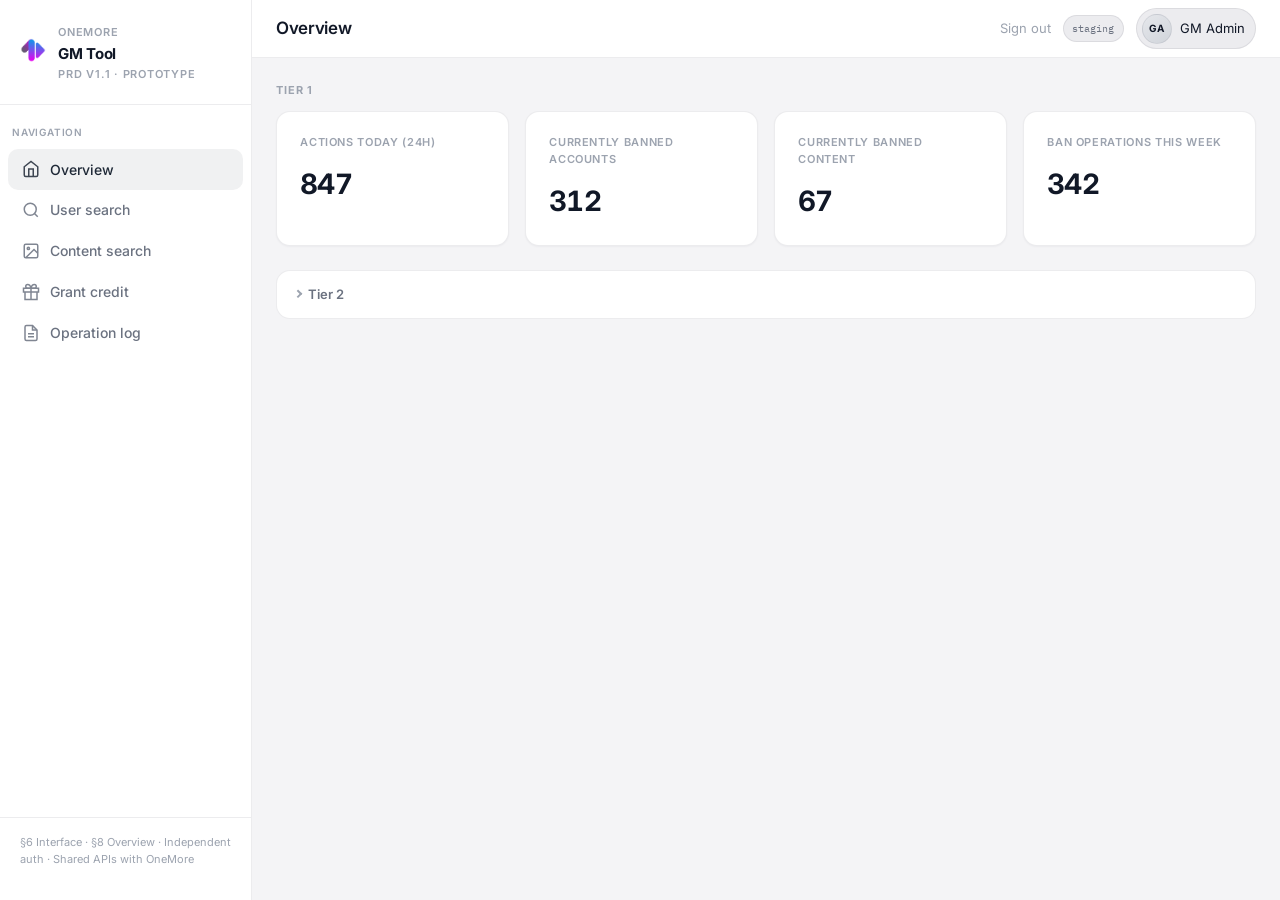
<file: home.html>
<!DOCTYPE html>
<html lang="en">
  <head>
    <meta charset="UTF-8" />
    <meta name="viewport" content="width=device-width, initial-scale=1.0" />
    <title>OneMore GM Tool — Overview</title>
    <link rel="stylesheet" href="css/variables.css" />
    <link rel="stylesheet" href="css/base.css" />
    <link rel="stylesheet" href="css/components.css" />
    <link rel="stylesheet" href="css/layout.css" />
    <link rel="stylesheet" href="css/pages.css" />
  </head>
  <body>
    <div class="app">
      <aside class="sidebar" aria-label="Main">
        <div class="sidebar-brand">
          <img class="logo-img logo-img--sm" src="assets/logo.png" alt="" width="140" height="40" />
          <div>
            <strong><span class="brand-title">OneMore</span> GM Tool</strong>
            <span>PRD V1.1 · Prototype</span>
          </div>
        </div>
        <div class="nav-section">Navigation</div>
        <ul class="nav-list">
          <li>
            <a class="active" href="home.html" aria-current="page">
              <svg class="nav-icon" viewBox="0 0 24 24" fill="none" stroke="currentColor" stroke-width="2">
                <path d="M3 9l9-7 9 7v11a2 2 0 0 1-2 2H5a2 2 0 0 1-2-2z" />
                <polyline points="9 22 9 12 15 12 15 22" />
              </svg>
              Overview
            </a>
          </li>
          <li>
            <a href="user-search.html">
              <svg class="nav-icon" viewBox="0 0 24 24" fill="none" stroke="currentColor" stroke-width="2">
                <circle cx="11" cy="11" r="8" />
                <line x1="21" y1="21" x2="16.65" y2="16.65" />
              </svg>
              User search
            </a>
          </li>
          <li>
            <a href="content-search.html">
              <svg class="nav-icon" viewBox="0 0 24 24" fill="none" stroke="currentColor" stroke-width="2">
                <rect x="3" y="3" width="18" height="18" rx="2" />
                <circle cx="8.5" cy="8.5" r="1.5" />
                <polyline points="21 15 16 10 5 21" />
              </svg>
              Content search
            </a>
          </li>
          <li>
            <a href="grant-credit.html">
              <svg class="nav-icon" viewBox="0 0 24 24" fill="none" stroke="currentColor" stroke-width="2" aria-hidden="true">
                <path d="M20 12v10H4V12" />
                <path d="M2 7h20v5H2z" />
                <path d="M12 22V7" />
                <path d="M12 7H7.5a2.5 2.5 0 0 1 0-5C11 2 12 7 12 7z" />
                <path d="M12 7h4.5a2.5 2.5 0 0 0 0-5C13 2 12 7 12 7z" />
              </svg>
              Grant credit
            </a>
          </li>
          <li>
            <a href="operation-log.html">
              <svg class="nav-icon" viewBox="0 0 24 24" fill="none" stroke="currentColor" stroke-width="2">
                <path d="M14 2H6a2 2 0 0 0-2 2v16a2 2 0 0 0 2 2h12a2 2 0 0 0 2-2V8z" />
                <polyline points="14 2 14 8 20 8" />
                <line x1="16" y1="13" x2="8" y2="13" />
                <line x1="16" y1="17" x2="8" y2="17" />
              </svg>
              Operation log
            </a>
          </li>
        </ul>
        <div class="sidebar-footer">§6 Interface · §8 Overview · Independent auth · Shared APIs with OneMore</div>
      </aside>
      <div class="main">
        <header class="topbar">
          <h1 class="topbar-title">Overview</h1>
          <div class="topbar-actions">
            <a href="index.html" style="font-size: 0.8125rem; color: var(--text-muted)">Sign out</a>
            <span class="env-pill">staging</span>
            <div class="user-chip">
              <div class="user-chip-avatar" aria-hidden="true">GA</div>
              <span>GM Admin</span>
            </div>
          </div>
        </header>
        <main class="content">
          <h2 class="overview-section-head">Tier 1</h2>
          <div class="grid-stats">
            <div class="card">
              <p class="card-title">Actions today (24h)</p>
              <div class="stat-value">847</div>
            </div>
            <div class="card">
              <p class="card-title">Currently banned accounts</p>
              <div class="stat-value">312</div>
            </div>
            <div class="card">
              <p class="card-title">Currently banned content</p>
              <div class="stat-value">67</div>
            </div>
            <div class="card">
              <p class="card-title">Ban operations this week</p>
              <div class="stat-value">342</div>
            </div>
          </div>

          <details class="overview-secondary">
            <summary>Tier 2</summary>
            <div class="grid-stats">
              <div class="card">
                <p class="card-title">Auto-bans today</p>
                <div class="stat-value">37</div>
              </div>
              <div class="card">
                <p class="card-title">Avg time to unban (30d)</p>
                <div class="stat-value">18.4 hrs</div>
              </div>
              <div class="card">
                <p class="card-title">GM Credit grants (batch ops / total credits)</p>
                <div class="stat-value">24 / 186k</div>
              </div>
              <div class="card">
                <p class="card-title">GM Credits active (not expired)</p>
                <div class="stat-value">412k</div>
              </div>
            </div>
          </details>
        </main>
      </div>
    </div>
  </body>
</html>
</file>
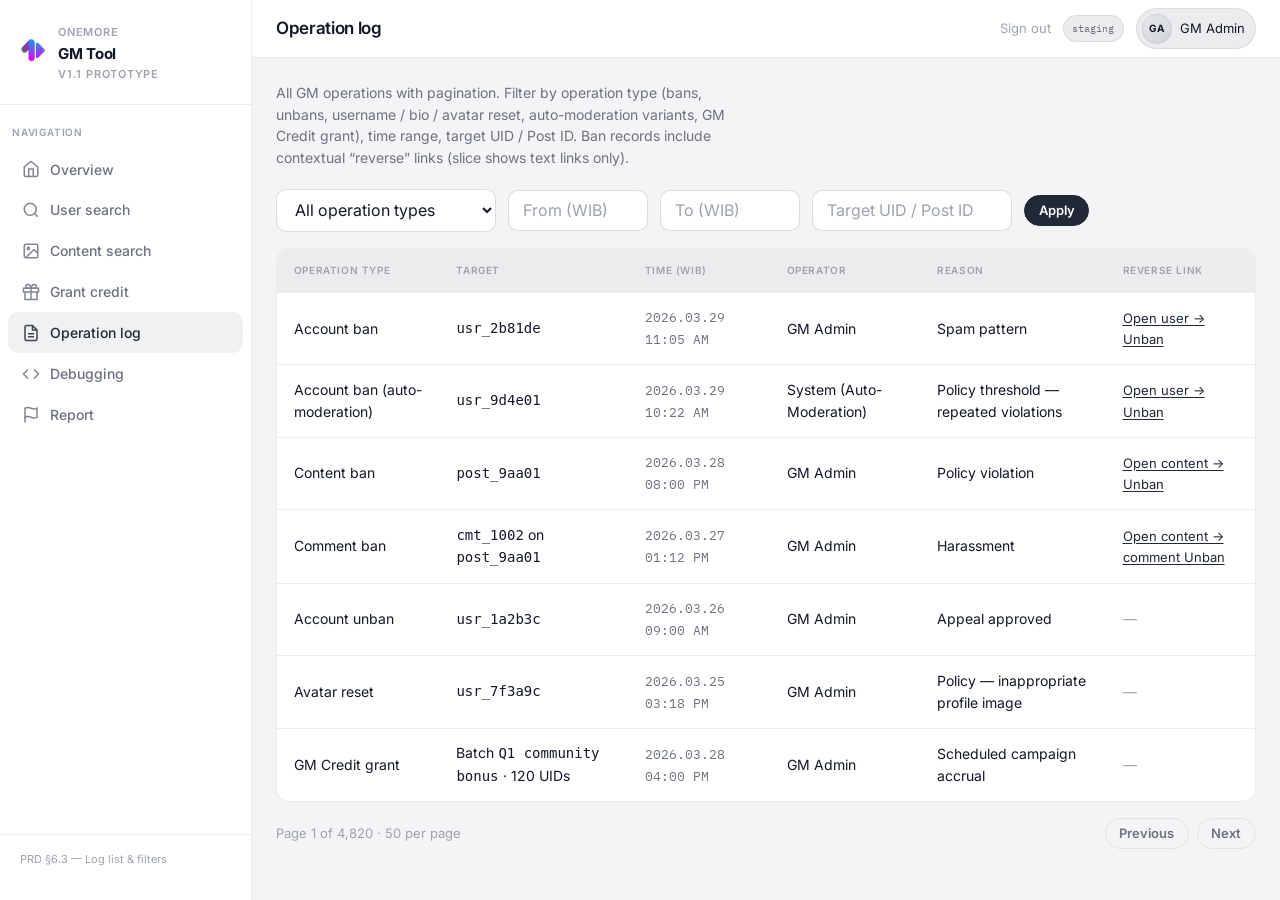
<file: operation-log.html>
<!DOCTYPE html>
<html lang="en">
  <head>
    <meta charset="UTF-8" />
    <meta name="viewport" content="width=device-width, initial-scale=1.0" />
    <title>OneMore GM Tool — Operation log</title>
    <link rel="stylesheet" href="css/variables.css" />
    <link rel="stylesheet" href="css/base.css" />
    <link rel="stylesheet" href="css/components.css" />
    <link rel="stylesheet" href="css/layout.css" />
    <link rel="stylesheet" href="css/pages.css" />
  </head>
  <body>
    <div class="app">
      <aside class="sidebar" aria-label="Main">
        <div class="sidebar-brand">
          <img class="logo-img logo-img--sm" src="assets/logo.png" alt="" width="140" height="40" />
          <div>
            <strong><span class="brand-title">OneMore</span> GM Tool</strong>
            <span>V1.1 Prototype</span>
          </div>
        </div>
        <div class="nav-section">Navigation</div>
        <ul class="nav-list">
          <li>
            <a href="home.html">
              <svg class="nav-icon" viewBox="0 0 24 24" fill="none" stroke="currentColor" stroke-width="2">
                <path d="M3 9l9-7 9 7v11a2 2 0 0 1-2 2H5a2 2 0 0 1-2-2z" />
                <polyline points="9 22 9 12 15 12 15 22" />
              </svg>
              Overview
            </a>
          </li>
          <li>
            <a href="user-search.html">
              <svg class="nav-icon" viewBox="0 0 24 24" fill="none" stroke="currentColor" stroke-width="2">
                <circle cx="11" cy="11" r="8" />
                <line x1="21" y1="21" x2="16.65" y2="16.65" />
              </svg>
              User search
            </a>
          </li>
          <li>
            <a href="content-search.html">
              <svg class="nav-icon" viewBox="0 0 24 24" fill="none" stroke="currentColor" stroke-width="2">
                <rect x="3" y="3" width="18" height="18" rx="2" />
                <circle cx="8.5" cy="8.5" r="1.5" />
                <polyline points="21 15 16 10 5 21" />
              </svg>
              Content search
            </a>
          </li>
          <li>
            <a href="grant-credit.html">
              <svg class="nav-icon" viewBox="0 0 24 24" fill="none" stroke="currentColor" stroke-width="2" aria-hidden="true">
                <path d="M20 12v10H4V12" />
                <path d="M2 7h20v5H2z" />
                <path d="M12 22V7" />
                <path d="M12 7H7.5a2.5 2.5 0 0 1 0-5C11 2 12 7 12 7z" />
                <path d="M12 7h4.5a2.5 2.5 0 0 0 0-5C13 2 12 7 12 7z" />
              </svg>
              Grant credit
            </a>
          </li>
          <li>
            <a class="active" href="operation-log.html" aria-current="page">
              <svg class="nav-icon" viewBox="0 0 24 24" fill="none" stroke="currentColor" stroke-width="2">
                <path d="M14 2H6a2 2 0 0 0-2 2v16a2 2 0 0 0 2 2h12a2 2 0 0 0 2-2V8z" />
                <polyline points="14 2 14 8 20 8" />
                <line x1="16" y1="13" x2="8" y2="13" />
                <line x1="16" y1="17" x2="8" y2="17" />
              </svg>
              Operation log
            </a>
          </li>
          <li>
            <a href="debugging.html">
              <svg class="nav-icon" viewBox="0 0 24 24" fill="none" stroke="currentColor" stroke-width="2" aria-hidden="true">
                <polyline points="16 18 22 12 16 6" />
                <polyline points="8 6 2 12 8 18" />
              </svg>
              Debugging
            </a>
          </li>
          <li>
            <a href="report.html">
              <svg class="nav-icon" viewBox="0 0 24 24" fill="none" stroke="currentColor" stroke-width="2" aria-hidden="true">
                <path d="M4 15s1-1 4-1 5 2 8 2 4-1 4-1V3s-1 1-4 1-5-2-8-2-4 1-4 1z" />
                <line x1="4" y1="22" x2="4" y2="15" />
              </svg>
              Report
            </a>
          </li>
        </ul>
        <div class="sidebar-footer">PRD §6.3 — Log list &amp; filters</div>
      </aside>
      <div class="main">
        <header class="topbar">
          <h1 class="topbar-title">Operation log</h1>
          <div class="topbar-actions">
            <a href="index.html" style="font-size: 0.8125rem; color: var(--text-muted)">Sign out</a>
            <span class="env-pill">staging</span>
            <div class="user-chip">
              <div class="user-chip-avatar" aria-hidden="true">GA</div>
              <span>GM Admin</span>
            </div>
          </div>
        </header>
        <main class="content">
          <p class="page-intro">All GM operations with pagination. Filter by operation type (bans, unbans, username / bio / avatar reset, auto-moderation variants, GM Credit grant), time range, target UID / Post ID. Ban records include contextual “reverse” links (slice shows text links only).</p>
          <div class="toolbar">
            <select class="input" style="max-width: 220px">
              <option>All operation types</option>
              <option>Account ban</option>
              <option>Account ban (auto-moderation)</option>
              <option>Account unban</option>
              <option>Content ban</option>
              <option>Content ban (auto-moderation)</option>
              <option>Content unban</option>
              <option>Comment ban</option>
              <option>Comment ban (auto-moderation)</option>
              <option>Comment unban</option>
              <option>Username reset</option>
              <option>Bio reset</option>
              <option>Avatar reset</option>
              <option>GM Credit grant</option>
            </select>
            <input class="input" type="text" placeholder="From (WIB)" style="max-width: 140px" />
            <input class="input" type="text" placeholder="To (WIB)" style="max-width: 140px" />
            <input class="input" type="text" placeholder="Target UID / Post ID" style="max-width: 200px" />
            <button type="button" class="btn btn-primary btn-sm">Apply</button>
          </div>
          <div class="table-wrap">
            <table class="data">
              <thead>
                <tr>
                  <th>Operation type</th>
                  <th>Target</th>
                  <th>Time (WIB)</th>
                  <th>Operator</th>
                  <th>Reason</th>
                  <th>Reverse link</th>
                </tr>
              </thead>
              <tbody>
                <tr>
                  <td>Account ban</td>
                  <td><code>usr_2b81de</code></td>
                  <td><kbd class="time-wib">2026.03.29 11:05 AM</kbd></td>
                  <td>GM Admin</td>
                  <td>Spam pattern</td>
                  <td><a class="link-action" href="user-detail.html">Open user → Unban</a></td>
                </tr>
                <tr>
                  <td>Account ban (auto-moderation)</td>
                  <td><code>usr_9d4e01</code></td>
                  <td><kbd class="time-wib">2026.03.29 10:22 AM</kbd></td>
                  <td>System (Auto-Moderation)</td>
                  <td>Policy threshold — repeated violations</td>
                  <td><a class="link-action" href="user-detail.html">Open user → Unban</a></td>
                </tr>
                <tr>
                  <td>Content ban</td>
                  <td><code>post_9aa01</code></td>
                  <td><kbd class="time-wib">2026.03.28 08:00 PM</kbd></td>
                  <td>GM Admin</td>
                  <td>Policy violation</td>
                  <td><a class="link-action" href="content-detail.html">Open content → Unban</a></td>
                </tr>
                <tr>
                  <td>Comment ban</td>
                  <td><code>cmt_1002</code> on <code>post_9aa01</code></td>
                  <td><kbd class="time-wib">2026.03.27 01:12 PM</kbd></td>
                  <td>GM Admin</td>
                  <td>Harassment</td>
                  <td><a class="link-action" href="content-detail.html">Open content → comment Unban</a></td>
                </tr>
                <tr>
                  <td>Account unban</td>
                  <td><code>usr_1a2b3c</code></td>
                  <td><kbd class="time-wib">2026.03.26 09:00 AM</kbd></td>
                  <td>GM Admin</td>
                  <td>Appeal approved</td>
                  <td style="color: var(--text-muted)">—</td>
                </tr>
                <tr>
                  <td>Avatar reset</td>
                  <td><code>usr_7f3a9c</code></td>
                  <td><kbd class="time-wib">2026.03.25 03:18 PM</kbd></td>
                  <td>GM Admin</td>
                  <td>Policy — inappropriate profile image</td>
                  <td style="color: var(--text-muted)">—</td>
                </tr>
                <tr>
                  <td>GM Credit grant</td>
                  <td>Batch <code>Q1 community bonus</code> · 120 UIDs</td>
                  <td><kbd class="time-wib">2026.03.28 04:00 PM</kbd></td>
                  <td>GM Admin</td>
                  <td>Scheduled campaign accrual</td>
                  <td style="color: var(--text-muted)">—</td>
                </tr>
              </tbody>
            </table>
          </div>
          <div class="pagination-bar">
            <span>Page 1 of 4,820 · 50 per page</span>
            <div style="display: flex; gap: 0.5rem">
              <button type="button" class="btn btn-ghost btn-sm">Previous</button>
              <button type="button" class="btn btn-ghost btn-sm">Next</button>
            </div>
          </div>
        </main>
      </div>
    </div>
  </body>
</html>
</file>
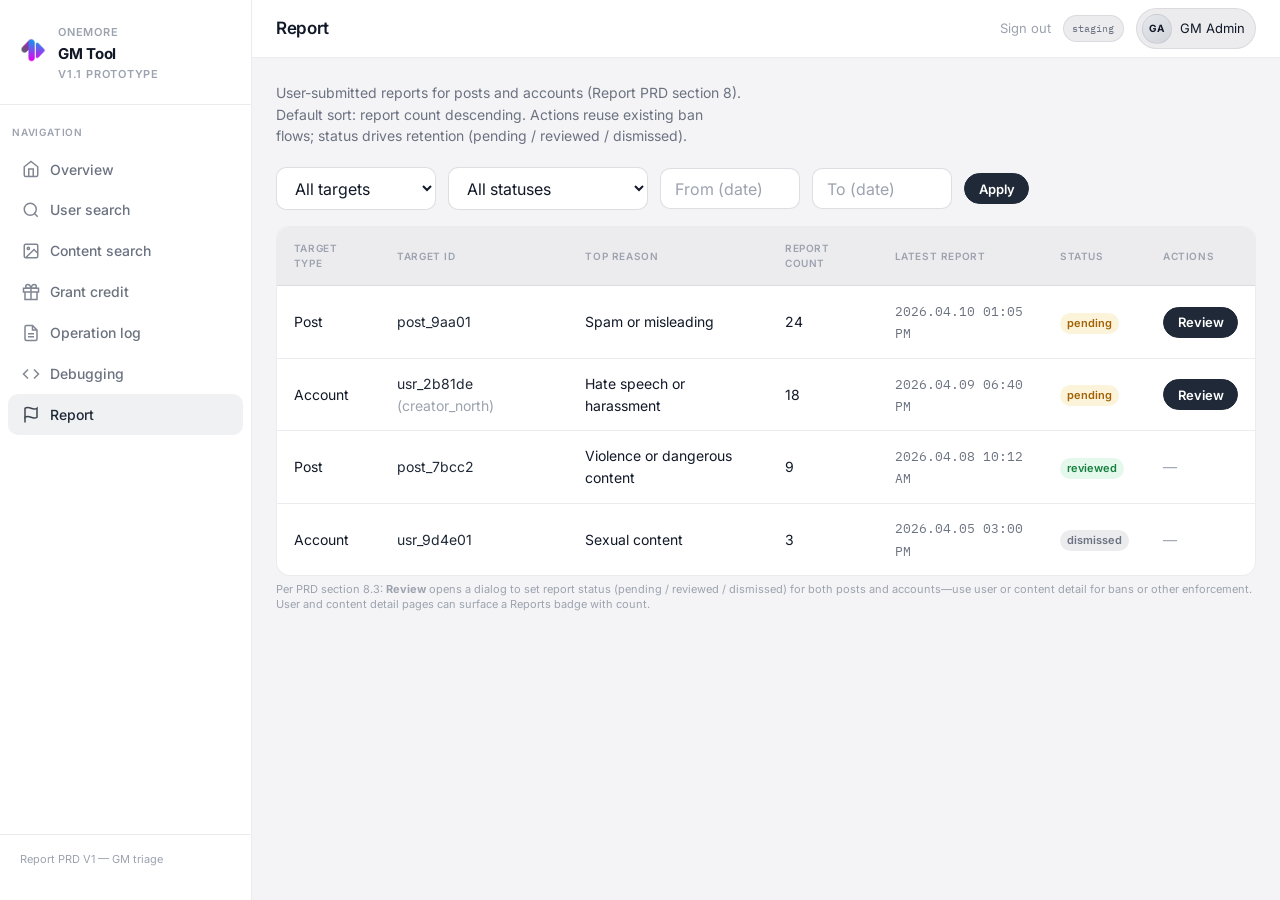
<file: report.html>
<!DOCTYPE html>
<html lang="en">
  <head>
    <meta charset="UTF-8" />
    <meta name="viewport" content="width=device-width, initial-scale=1.0" />
    <title>OneMore GM Tool — Report</title>
    <link rel="stylesheet" href="css/variables.css" />
    <link rel="stylesheet" href="css/base.css" />
    <link rel="stylesheet" href="css/components.css" />
    <link rel="stylesheet" href="css/layout.css" />
    <link rel="stylesheet" href="css/pages.css" />
  </head>
  <body>
    <div class="app">
      <aside class="sidebar" aria-label="Main">
        <div class="sidebar-brand">
          <img class="logo-img logo-img--sm" src="assets/logo.png" alt="" width="140" height="40" />
          <div>
            <strong><span class="brand-title">OneMore</span> GM Tool</strong>
            <span>V1.1 Prototype</span>
          </div>
        </div>
        <div class="nav-section">Navigation</div>
        <ul class="nav-list">
          <li>
            <a href="home.html">
              <svg class="nav-icon" viewBox="0 0 24 24" fill="none" stroke="currentColor" stroke-width="2">
                <path d="M3 9l9-7 9 7v11a2 2 0 0 1-2 2H5a2 2 0 0 1-2-2z" />
                <polyline points="9 22 9 12 15 12 15 22" />
              </svg>
              Overview
            </a>
          </li>
          <li>
            <a href="user-search.html">
              <svg class="nav-icon" viewBox="0 0 24 24" fill="none" stroke="currentColor" stroke-width="2">
                <circle cx="11" cy="11" r="8" />
                <line x1="21" y1="21" x2="16.65" y2="16.65" />
              </svg>
              User search
            </a>
          </li>
          <li>
            <a href="content-search.html">
              <svg class="nav-icon" viewBox="0 0 24 24" fill="none" stroke="currentColor" stroke-width="2">
                <rect x="3" y="3" width="18" height="18" rx="2" />
                <circle cx="8.5" cy="8.5" r="1.5" />
                <polyline points="21 15 16 10 5 21" />
              </svg>
              Content search
            </a>
          </li>
          <li>
            <a href="grant-credit.html">
              <svg class="nav-icon" viewBox="0 0 24 24" fill="none" stroke="currentColor" stroke-width="2" aria-hidden="true">
                <path d="M20 12v10H4V12" />
                <path d="M2 7h20v5H2z" />
                <path d="M12 22V7" />
                <path d="M12 7H7.5a2.5 2.5 0 0 1 0-5C11 2 12 7 12 7z" />
                <path d="M12 7h4.5a2.5 2.5 0 0 0 0-5C13 2 12 7 12 7z" />
              </svg>
              Grant credit
            </a>
          </li>
          <li>
            <a href="operation-log.html">
              <svg class="nav-icon" viewBox="0 0 24 24" fill="none" stroke="currentColor" stroke-width="2">
                <path d="M14 2H6a2 2 0 0 0-2 2v16a2 2 0 0 0 2 2h12a2 2 0 0 0 2-2V8z" />
                <polyline points="14 2 14 8 20 8" />
                <line x1="16" y1="13" x2="8" y2="13" />
                <line x1="16" y1="17" x2="8" y2="17" />
              </svg>
              Operation log
            </a>
          </li>
          <li>
            <a href="debugging.html">
              <svg class="nav-icon" viewBox="0 0 24 24" fill="none" stroke="currentColor" stroke-width="2" aria-hidden="true">
                <polyline points="16 18 22 12 16 6" />
                <polyline points="8 6 2 12 8 18" />
              </svg>
              Debugging
            </a>
          </li>
          <li>
            <a class="active" href="report.html" aria-current="page">
              <svg class="nav-icon" viewBox="0 0 24 24" fill="none" stroke="currentColor" stroke-width="2" aria-hidden="true">
                <path d="M4 15s1-1 4-1 5 2 8 2 4-1 4-1V3s-1 1-4 1-5-2-8-2-4 1-4 1z" />
                <line x1="4" y1="22" x2="4" y2="15" />
              </svg>
              Report
            </a>
          </li>
        </ul>
        <div class="sidebar-footer">Report PRD V1 — GM triage</div>
      </aside>
      <div class="main">
        <header class="topbar">
          <h1 class="topbar-title">Report</h1>
          <div class="topbar-actions">
            <a href="index.html" style="font-size: 0.8125rem; color: var(--text-muted)">Sign out</a>
            <span class="env-pill">staging</span>
            <div class="user-chip">
              <div class="user-chip-avatar" aria-hidden="true">GA</div>
              <span>GM Admin</span>
            </div>
          </div>
        </header>
        <main class="content">
          <p class="page-intro">
            User-submitted reports for posts and accounts (Report PRD section 8). Default sort: report count descending. Actions reuse existing ban flows; status drives retention (pending / reviewed / dismissed).
          </p>
          <div class="toolbar">
            <select class="input" style="max-width: 160px" aria-label="Target type">
              <option>All targets</option>
              <option>Post</option>
              <option>Account</option>
            </select>
            <select class="input" style="max-width: 200px" aria-label="Status">
              <option>All statuses</option>
              <option>Pending</option>
              <option>Reviewed</option>
              <option>Dismissed</option>
            </select>
            <input class="input" type="text" placeholder="From (date)" style="max-width: 140px" />
            <input class="input" type="text" placeholder="To (date)" style="max-width: 140px" />
            <button type="button" class="btn btn-primary btn-sm">Apply</button>
          </div>
          <div class="table-wrap">
            <table class="data">
              <thead>
                <tr>
                  <th>Target type</th>
                  <th>Target ID</th>
                  <th>Top reason</th>
                  <th>Report count</th>
                  <th>Latest report</th>
                  <th>Status</th>
                  <th>Actions</th>
                </tr>
              </thead>
              <tbody>
                <tr>
                  <td>Post</td>
                  <td><a href="content-detail.html">post_9aa01</a></td>
                  <td>Spam or misleading</td>
                  <td>24</td>
                  <td><kbd class="time-wib">2026.04.10 01:05 PM</kbd></td>
                  <td><span class="status-pill status-pill--pending">pending</span></td>
                  <td class="report-actions">
                    <button type="button" class="btn btn-primary btn-sm report-review-open">Review</button>
                  </td>
                </tr>
                <tr>
                  <td>Account</td>
                  <td><a href="user-detail.html">usr_2b81de</a> <span class="text-muted">(creator_north)</span></td>
                  <td>Hate speech or harassment</td>
                  <td>18</td>
                  <td><kbd class="time-wib">2026.04.09 06:40 PM</kbd></td>
                  <td><span class="status-pill status-pill--pending">pending</span></td>
                  <td class="report-actions">
                    <button type="button" class="btn btn-primary btn-sm report-review-open">Review</button>
                  </td>
                </tr>
                <tr>
                  <td>Post</td>
                  <td><a href="content-detail.html">post_7bcc2</a></td>
                  <td>Violence or dangerous content</td>
                  <td>9</td>
                  <td><kbd class="time-wib">2026.04.08 10:12 AM</kbd></td>
                  <td><span class="status-pill status-pill--reviewed">reviewed</span></td>
                  <td class="report-actions"><span class="text-muted">—</span></td>
                </tr>
                <tr>
                  <td>Account</td>
                  <td><a href="user-detail.html">usr_9d4e01</a></td>
                  <td>Sexual content</td>
                  <td>3</td>
                  <td><kbd class="time-wib">2026.04.05 03:00 PM</kbd></td>
                  <td><span class="status-pill status-pill--dismissed">dismissed</span></td>
                  <td class="report-actions"><span class="text-muted">—</span></td>
                </tr>
              </tbody>
            </table>
          </div>
          <p class="field-hint">
            Per PRD section 8.3: <strong>Review</strong> opens a dialog to set report status (pending / reviewed / dismissed) for both posts and accounts—use user or content detail for bans or other enforcement. User and content detail pages can surface a Reports badge with count.
          </p>
        </main>
      </div>
    </div>

    <div id="report-review-modal" class="modal-backdrop" hidden role="presentation">
      <div class="modal-dialog" role="dialog" aria-modal="true" aria-labelledby="report-review-title">
        <h2 id="report-review-title" class="modal-title">Review report</h2>
        <p class="modal-lead">Set the triage status for this report. Use content or user detail pages for ban or other enforcement actions.</p>
        <div id="report-review-summary" class="modal-summary"></div>
        <div class="field" style="margin-bottom: 1rem">
          <label for="report-review-status">Report status</label>
          <select class="input" id="report-review-status" aria-label="Report status">
            <option value="pending">Pending</option>
            <option value="reviewed">Reviewed</option>
            <option value="dismissed">Dismissed</option>
          </select>
        </div>
        <div class="modal-actions">
          <button type="button" class="btn btn-outline" id="report-review-cancel">Cancel</button>
          <button type="button" class="btn btn-primary" id="report-review-save">Save status</button>
        </div>
      </div>
    </div>

    <script src="js/report.js"></script>
  </body>
</html>
</file>
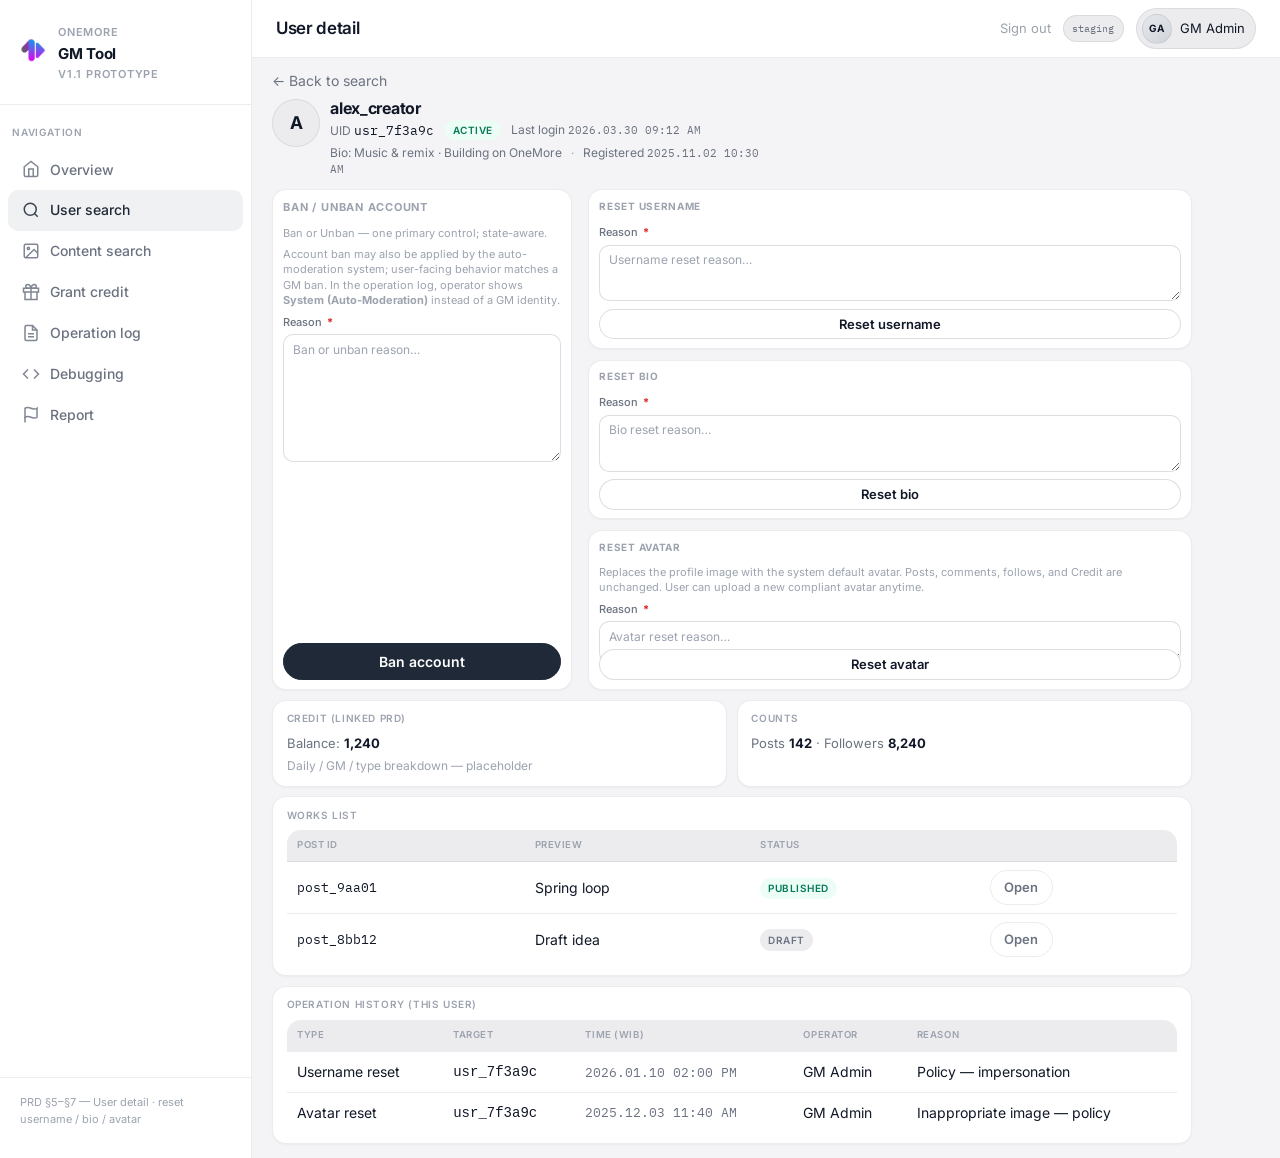
<file: user-detail.html>
<!DOCTYPE html>
<html lang="en">
  <head>
    <meta charset="UTF-8" />
    <meta name="viewport" content="width=device-width, initial-scale=1.0" />
    <title>OneMore GM Tool — User detail</title>
    <link rel="stylesheet" href="css/variables.css" />
    <link rel="stylesheet" href="css/base.css" />
    <link rel="stylesheet" href="css/components.css" />
    <link rel="stylesheet" href="css/layout.css" />
    <link rel="stylesheet" href="css/pages.css" />
  </head>
  <body>
    <div class="app">
      <aside class="sidebar" aria-label="Main">
        <div class="sidebar-brand">
          <img class="logo-img logo-img--sm" src="assets/logo.png" alt="" width="140" height="40" />
          <div>
            <strong><span class="brand-title">OneMore</span> GM Tool</strong>
            <span>V1.1 Prototype</span>
          </div>
        </div>
        <div class="nav-section">Navigation</div>
        <ul class="nav-list">
          <li>
            <a href="home.html">
              <svg class="nav-icon" viewBox="0 0 24 24" fill="none" stroke="currentColor" stroke-width="2">
                <path d="M3 9l9-7 9 7v11a2 2 0 0 1-2 2H5a2 2 0 0 1-2-2z" />
                <polyline points="9 22 9 12 15 12 15 22" />
              </svg>
              Overview
            </a>
          </li>
          <li>
            <a class="active" href="user-search.html" aria-current="page">
              <svg class="nav-icon" viewBox="0 0 24 24" fill="none" stroke="currentColor" stroke-width="2">
                <circle cx="11" cy="11" r="8" />
                <line x1="21" y1="21" x2="16.65" y2="16.65" />
              </svg>
              User search
            </a>
          </li>
          <li>
            <a href="content-search.html">
              <svg class="nav-icon" viewBox="0 0 24 24" fill="none" stroke="currentColor" stroke-width="2">
                <rect x="3" y="3" width="18" height="18" rx="2" />
                <circle cx="8.5" cy="8.5" r="1.5" />
                <polyline points="21 15 16 10 5 21" />
              </svg>
              Content search
            </a>
          </li>
          <li>
            <a href="grant-credit.html">
              <svg class="nav-icon" viewBox="0 0 24 24" fill="none" stroke="currentColor" stroke-width="2" aria-hidden="true">
                <path d="M20 12v10H4V12" />
                <path d="M2 7h20v5H2z" />
                <path d="M12 22V7" />
                <path d="M12 7H7.5a2.5 2.5 0 0 1 0-5C11 2 12 7 12 7z" />
                <path d="M12 7h4.5a2.5 2.5 0 0 0 0-5C13 2 12 7 12 7z" />
              </svg>
              Grant credit
            </a>
          </li>
          <li>
            <a href="operation-log.html">
              <svg class="nav-icon" viewBox="0 0 24 24" fill="none" stroke="currentColor" stroke-width="2">
                <path d="M14 2H6a2 2 0 0 0-2 2v16a2 2 0 0 0 2 2h12a2 2 0 0 0 2-2V8z" />
                <polyline points="14 2 14 8 20 8" />
                <line x1="16" y1="13" x2="8" y2="13" />
                <line x1="16" y1="17" x2="8" y2="17" />
              </svg>
              Operation log
            </a>
          </li>
          <li>
            <a href="debugging.html">
              <svg class="nav-icon" viewBox="0 0 24 24" fill="none" stroke="currentColor" stroke-width="2" aria-hidden="true">
                <polyline points="16 18 22 12 16 6" />
                <polyline points="8 6 2 12 8 18" />
              </svg>
              Debugging
            </a>
          </li>
          <li>
            <a href="report.html">
              <svg class="nav-icon" viewBox="0 0 24 24" fill="none" stroke="currentColor" stroke-width="2" aria-hidden="true">
                <path d="M4 15s1-1 4-1 5 2 8 2 4-1 4-1V3s-1 1-4 1-5-2-8-2-4 1-4 1z" />
                <line x1="4" y1="22" x2="4" y2="15" />
              </svg>
              Report
            </a>
          </li>
        </ul>
        <div class="sidebar-footer">PRD §5–§7 — User detail · reset username / bio / avatar</div>
      </aside>
      <div class="main main--compact">
        <header class="topbar">
          <h1 class="topbar-title">User detail</h1>
          <div class="topbar-actions">
            <a href="index.html" style="font-size: 0.8125rem; color: var(--text-muted)">Sign out</a>
            <span class="env-pill">staging</span>
            <div class="user-chip">
              <div class="user-chip-avatar" aria-hidden="true">GA</div>
              <span>GM Admin</span>
            </div>
          </div>
        </header>
        <main class="content user-detail-page">
          <p class="user-detail-back">
            <a href="user-search.html">← Back to search</a>
          </p>
          <div class="user-detail-layout" role="region" aria-label="Profile and GM actions">
            <div class="user-detail-profile-block">
              <div class="detail-profile">
                <div class="detail-avatar" aria-hidden="true">A</div>
                <div class="detail-meta">
                  <h2>alex_creator</h2>
                  <div class="meta-row">
                    <span>UID <code>usr_7f3a9c</code></span>
                    <span><span class="badge badge-success">Active</span></span>
                    <span>Last login <kbd class="time-wib">2026.03.30 09:12 AM</kbd></span>
                  </div>
                  <p class="detail-meta-extra">
                    <span>Bio: Music &amp; remix · Building on OneMore</span>
                    <span class="detail-meta-sep">·</span>
                    <span>Registered <kbd class="time-wib">2025.11.02 10:30 AM</kbd></span>
                  </p>
                </div>
              </div>
            </div>
            <div class="user-detail-actions-row">
              <div class="user-detail-col user-detail-col--right">
                <section class="action-panel-card action-panel-card--ban" aria-labelledby="act-ban-title">
                  <p id="act-ban-title" class="action-panel-section-title">Ban / Unban account</p>
                  <p class="action-panel-hint action-panel-hint--short">Ban or Unban — one primary control; state-aware.</p>
                  <p class="action-panel-hint action-panel-hint--short">
                    Account ban may also be applied by the auto-moderation system; user-facing behavior matches a GM ban. In the operation log, operator shows
                    <strong>System (Auto-Moderation)</strong> instead of a GM identity.
                  </p>
                  <div class="action-field action-field--grow">
                    <label for="reason-ban-unban">Reason <span class="req-mark" aria-hidden="true">*</span></label>
                    <textarea class="input input--action input--ban" id="reason-ban-unban" name="reasonBanUnban" rows="3" placeholder="Ban or unban reason…"></textarea>
                  </div>
                  <button type="button" class="btn btn-primary">Ban account</button>
                </section>
              </div>
              <div class="user-detail-col user-detail-col--left">
                <section class="action-panel-card" aria-labelledby="act-username-title">
                  <p id="act-username-title" class="action-panel-section-title">Reset username</p>
                  <div class="action-field">
                    <label for="reason-reset-username">Reason <span class="req-mark" aria-hidden="true">*</span></label>
                    <textarea class="input input--action" id="reason-reset-username" name="reasonResetUsername" rows="2" placeholder="Username reset reason…"></textarea>
                  </div>
                  <button type="button" class="btn btn-outline btn-sm">Reset username</button>
                </section>
                <section class="action-panel-card" aria-labelledby="act-bio-title">
                  <p id="act-bio-title" class="action-panel-section-title">Reset bio</p>
                  <div class="action-field">
                    <label for="reason-reset-bio">Reason <span class="req-mark" aria-hidden="true">*</span></label>
                    <textarea class="input input--action" id="reason-reset-bio" name="reasonResetBio" rows="2" placeholder="Bio reset reason…"></textarea>
                  </div>
                  <button type="button" class="btn btn-outline btn-sm">Reset bio</button>
                </section>
                <section class="action-panel-card" aria-labelledby="act-avatar-title">
                  <p id="act-avatar-title" class="action-panel-section-title">Reset avatar</p>
                  <p class="action-panel-hint action-panel-hint--short">
                    Replaces the profile image with the system default avatar. Posts, comments, follows, and Credit are unchanged. User can upload a new compliant avatar anytime.
                  </p>
                  <div class="action-field">
                    <label for="reason-reset-avatar">Reason <span class="req-mark" aria-hidden="true">*</span></label>
                    <textarea class="input input--action" id="reason-reset-avatar" name="reasonResetAvatar" rows="2" placeholder="Avatar reset reason…"></textarea>
                  </div>
                  <button type="button" class="btn btn-outline btn-sm">Reset avatar</button>
                </section>
              </div>
            </div>
          </div>

          <div class="grid-2">
            <div class="card">
              <p class="card-title">Credit (linked PRD)</p>
              <p style="margin: 0; font-size: 0.8125rem; color: var(--text-secondary)">Balance: <strong style="color: var(--text)">1,240</strong></p>
              <p style="margin: 0.2rem 0 0; font-size: 0.75rem; color: var(--text-muted)">Daily / GM / type breakdown — placeholder</p>
            </div>
            <div class="card">
              <p class="card-title">Counts</p>
              <p style="margin: 0; font-size: 0.8125rem; color: var(--text-secondary)">Posts <strong style="color: var(--text)">142</strong> · Followers <strong style="color: var(--text)">8,240</strong></p>
            </div>
          </div>

          <div class="card">
            <p class="card-title">Works list</p>
            <div class="table-wrap" style="border: none">
              <table class="data">
                <thead>
                  <tr>
                    <th>Post ID</th>
                    <th>Preview</th>
                    <th>Status</th>
                    <th></th>
                  </tr>
                </thead>
                <tbody>
                  <tr>
                    <td><code style="font-family: var(--font-mono); font-size: 0.8125rem">post_9aa01</code></td>
                    <td>Spring loop</td>
                    <td><span class="badge badge-success">Published</span></td>
                    <td><a class="btn btn-ghost btn-sm" href="content-detail.html">Open</a></td>
                  </tr>
                  <tr>
                    <td><code style="font-family: var(--font-mono); font-size: 0.8125rem">post_8bb12</code></td>
                    <td>Draft idea</td>
                    <td><span class="badge badge-neutral">Draft</span></td>
                    <td><a class="btn btn-ghost btn-sm" href="content-detail.html">Open</a></td>
                  </tr>
                </tbody>
              </table>
            </div>
          </div>

          <div class="card">
            <p class="card-title">Operation history (this user)</p>
            <div class="table-wrap" style="border: none">
              <table class="data">
                <thead>
                  <tr>
                    <th>Type</th>
                    <th>Target</th>
                    <th>Time (WIB)</th>
                    <th>Operator</th>
                    <th>Reason</th>
                  </tr>
                </thead>
                <tbody>
                  <tr>
                    <td>Username reset</td>
                    <td><code>usr_7f3a9c</code></td>
                    <td><kbd class="time-wib">2026.01.10 02:00 PM</kbd></td>
                    <td>GM Admin</td>
                    <td>Policy — impersonation</td>
                  </tr>
                  <tr>
                    <td>Avatar reset</td>
                    <td><code>usr_7f3a9c</code></td>
                    <td><kbd class="time-wib">2025.12.03 11:40 AM</kbd></td>
                    <td>GM Admin</td>
                    <td>Inappropriate image — policy</td>
                  </tr>
                </tbody>
              </table>
            </div>
          </div>
        </main>
      </div>
    </div>
  </body>
</html>
</file>
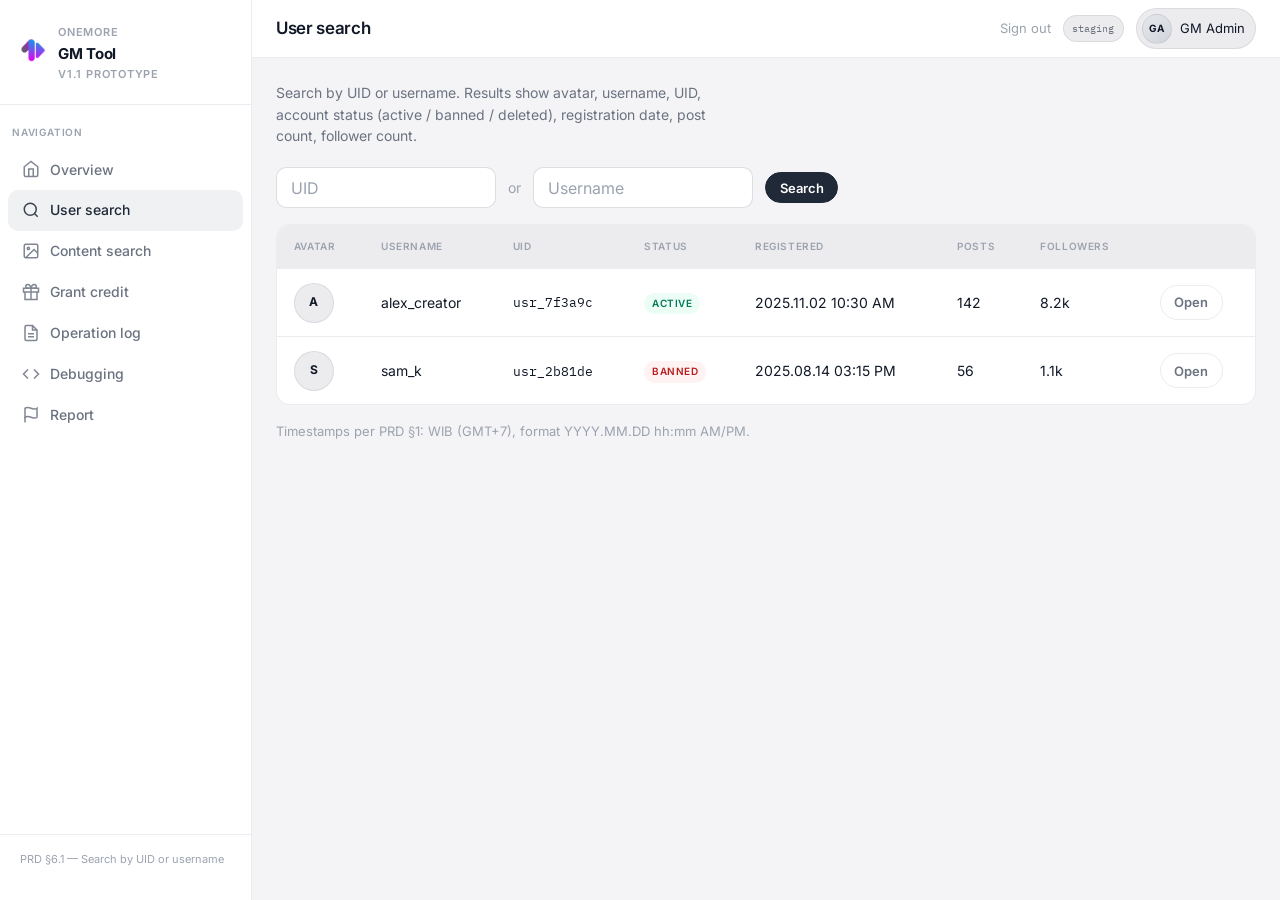
<file: user-search.html>
<!DOCTYPE html>
<html lang="en">
  <head>
    <meta charset="UTF-8" />
    <meta name="viewport" content="width=device-width, initial-scale=1.0" />
    <title>OneMore GM Tool — User search</title>
    <link rel="stylesheet" href="css/variables.css" />
    <link rel="stylesheet" href="css/base.css" />
    <link rel="stylesheet" href="css/components.css" />
    <link rel="stylesheet" href="css/layout.css" />
    <link rel="stylesheet" href="css/pages.css" />
  </head>
  <body>
    <div class="app">
      <aside class="sidebar" aria-label="Main">
        <div class="sidebar-brand">
          <img class="logo-img logo-img--sm" src="assets/logo.png" alt="" width="140" height="40" />
          <div>
            <strong><span class="brand-title">OneMore</span> GM Tool</strong>
            <span>V1.1 Prototype</span>
          </div>
        </div>
        <div class="nav-section">Navigation</div>
        <ul class="nav-list">
          <li>
            <a href="home.html">
              <svg class="nav-icon" viewBox="0 0 24 24" fill="none" stroke="currentColor" stroke-width="2">
                <path d="M3 9l9-7 9 7v11a2 2 0 0 1-2 2H5a2 2 0 0 1-2-2z" />
                <polyline points="9 22 9 12 15 12 15 22" />
              </svg>
              Overview
            </a>
          </li>
          <li>
            <a class="active" href="user-search.html" aria-current="page">
              <svg class="nav-icon" viewBox="0 0 24 24" fill="none" stroke="currentColor" stroke-width="2">
                <circle cx="11" cy="11" r="8" />
                <line x1="21" y1="21" x2="16.65" y2="16.65" />
              </svg>
              User search
            </a>
          </li>
          <li>
            <a href="content-search.html">
              <svg class="nav-icon" viewBox="0 0 24 24" fill="none" stroke="currentColor" stroke-width="2">
                <rect x="3" y="3" width="18" height="18" rx="2" />
                <circle cx="8.5" cy="8.5" r="1.5" />
                <polyline points="21 15 16 10 5 21" />
              </svg>
              Content search
            </a>
          </li>
          <li>
            <a href="grant-credit.html">
              <svg class="nav-icon" viewBox="0 0 24 24" fill="none" stroke="currentColor" stroke-width="2" aria-hidden="true">
                <path d="M20 12v10H4V12" />
                <path d="M2 7h20v5H2z" />
                <path d="M12 22V7" />
                <path d="M12 7H7.5a2.5 2.5 0 0 1 0-5C11 2 12 7 12 7z" />
                <path d="M12 7h4.5a2.5 2.5 0 0 0 0-5C13 2 12 7 12 7z" />
              </svg>
              Grant credit
            </a>
          </li>
          <li>
            <a href="operation-log.html">
              <svg class="nav-icon" viewBox="0 0 24 24" fill="none" stroke="currentColor" stroke-width="2">
                <path d="M14 2H6a2 2 0 0 0-2 2v16a2 2 0 0 0 2 2h12a2 2 0 0 0 2-2V8z" />
                <polyline points="14 2 14 8 20 8" />
                <line x1="16" y1="13" x2="8" y2="13" />
                <line x1="16" y1="17" x2="8" y2="17" />
              </svg>
              Operation log
            </a>
          </li>
          <li>
            <a href="debugging.html">
              <svg class="nav-icon" viewBox="0 0 24 24" fill="none" stroke="currentColor" stroke-width="2" aria-hidden="true">
                <polyline points="16 18 22 12 16 6" />
                <polyline points="8 6 2 12 8 18" />
              </svg>
              Debugging
            </a>
          </li>
          <li>
            <a href="report.html">
              <svg class="nav-icon" viewBox="0 0 24 24" fill="none" stroke="currentColor" stroke-width="2" aria-hidden="true">
                <path d="M4 15s1-1 4-1 5 2 8 2 4-1 4-1V3s-1 1-4 1-5-2-8-2-4 1-4 1z" />
                <line x1="4" y1="22" x2="4" y2="15" />
              </svg>
              Report
            </a>
          </li>
        </ul>
        <div class="sidebar-footer">PRD §6.1 — Search by UID or username</div>
      </aside>
      <div class="main">
        <header class="topbar">
          <h1 class="topbar-title">User search</h1>
          <div class="topbar-actions">
            <a href="index.html" style="font-size: 0.8125rem; color: var(--text-muted)">Sign out</a>
            <span class="env-pill">staging</span>
            <div class="user-chip">
              <div class="user-chip-avatar" aria-hidden="true">GA</div>
              <span>GM Admin</span>
            </div>
          </div>
        </header>
        <main class="content">
          <p class="page-intro">Search by UID or username. Results show avatar, username, UID, account status (active / banned / deleted), registration date, post count, follower count.</p>
          <div class="toolbar">
            <input class="input" type="text" placeholder="UID" style="max-width: 220px" />
            <span style="color: var(--text-muted); font-size: 0.875rem">or</span>
            <input class="input" type="text" placeholder="Username" style="max-width: 220px" />
            <button type="button" class="btn btn-primary btn-sm">Search</button>
          </div>
          <div class="table-wrap">
            <table class="data">
              <thead>
                <tr>
                  <th>Avatar</th>
                  <th>Username</th>
                  <th>UID</th>
                  <th>Status</th>
                  <th>Registered</th>
                  <th>Posts</th>
                  <th>Followers</th>
                  <th></th>
                </tr>
              </thead>
              <tbody>
                <tr>
                  <td>
                    <div class="detail-avatar" style="width: 40px; height: 40px; font-size: 0.75rem">A</div>
                  </td>
                  <td>alex_creator</td>
                  <td><code style="font-family: var(--font-mono); font-size: 0.8125rem">usr_7f3a9c</code></td>
                  <td><span class="badge badge-success">Active</span></td>
                  <td class="kbd time-wib">2025.11.02 10:30 AM</td>
                  <td>142</td>
                  <td>8.2k</td>
                  <td><a class="btn btn-ghost btn-sm" href="user-detail.html">Open</a></td>
                </tr>
                <tr>
                  <td>
                    <div class="detail-avatar" style="width: 40px; height: 40px; font-size: 0.75rem">S</div>
                  </td>
                  <td>sam_k</td>
                  <td><code style="font-family: var(--font-mono); font-size: 0.8125rem">usr_2b81de</code></td>
                  <td><span class="badge badge-danger">Banned</span></td>
                  <td class="kbd time-wib">2025.08.14 03:15 PM</td>
                  <td>56</td>
                  <td>1.1k</td>
                  <td><a class="btn btn-ghost btn-sm" href="user-detail.html">Open</a></td>
                </tr>
              </tbody>
            </table>
          </div>
          <p style="margin-top: 1rem; font-size: 0.8125rem; color: var(--text-muted)">Timestamps per PRD §1: WIB (GMT+7), format YYYY.MM.DD hh:mm AM/PM.</p>
        </main>
      </div>
    </div>
  </body>
</html>
</file>
<file: css/variables.css>
/* OneMore GM Tool — light theme, neutral palette */
@import url("https://fonts.googleapis.com/css2?family=Inter:wght@400;500;600;700&family=IBM+Plex+Mono:wght@400;500&display=swap");

:root {
  --font-sans: "Inter", system-ui, -apple-system, "Segoe UI", sans-serif;
  --font-mono: "IBM Plex Mono", ui-monospace, monospace;

  --bg-app: #f4f4f6;
  --bg-elevated: #ffffff;
  --bg-surface: #ffffff;
  --bg-muted: #ececef;
  --border: rgba(15, 23, 42, 0.08);
  --border-strong: rgba(15, 23, 42, 0.14);

  --text: #111827;
  --text-secondary: #6b7280;
  --text-muted: #9ca3af;

  /* Single neutral accent — primary actions & links */
  --accent: #1f2937;
  --accent-hover: #111827;
  --accent-dim: rgba(15, 23, 42, 0.06);
  --accent-focus: rgba(15, 23, 42, 0.12);

  --warning: #b45309;
  --danger: #b91c1c;
  --info: #475569;

  --sidebar-w: 252px;
  --header-h: 58px;
  --radius: 14px;
  --radius-sm: 10px;
  --radius-pill: 999px;
  --radius-input: 10px;
  --shadow: 0 1px 3px rgba(15, 23, 42, 0.06), 0 8px 24px rgba(15, 23, 42, 0.06);
}
</file>
<file: css/base.css>
*,
*::before,
*::after {
  box-sizing: border-box;
}

html {
  font-size: 16px;
  -webkit-font-smoothing: antialiased;
}

body {
  margin: 0;
  min-height: 100vh;
  font-family: var(--font-sans);
  background: var(--bg-app);
  color: var(--text);
  line-height: 1.55;
}

a {
  color: var(--accent);
  text-decoration: none;
}

a:hover {
  color: var(--accent-hover);
}

img {
  max-width: 100%;
  height: auto;
}

button {
  font-family: inherit;
  cursor: pointer;
}

input,
select,
textarea {
  font-family: inherit;
  font-size: 1rem;
}

.sr-only {
  position: absolute;
  width: 1px;
  height: 1px;
  padding: 0;
  margin: -1px;
  overflow: hidden;
  clip: rect(0, 0, 0, 0);
  border: 0;
}
</file>
<file: css/components.css>
/* Buttons — neutral primary, outline + ghost */
.btn {
  display: inline-flex;
  align-items: center;
  justify-content: center;
  gap: 0.5rem;
  padding: 0.55rem 1.15rem;
  border-radius: var(--radius-pill);
  font-weight: 600;
  font-size: 0.875rem;
  border: 1px solid transparent;
  transition: background 0.15s, border-color 0.15s, color 0.15s;
}

.btn-primary {
  background: var(--accent);
  color: #ffffff;
  border-color: var(--accent);
}

.btn-primary:hover {
  background: var(--accent-hover);
  border-color: var(--accent-hover);
  color: #ffffff;
}

.btn-outline {
  background: var(--bg-elevated);
  color: var(--text);
  border-color: var(--border-strong);
}

.btn-outline:hover {
  background: var(--bg-muted);
  border-color: rgba(15, 23, 42, 0.2);
  color: var(--text);
}

.btn-ghost {
  background: transparent;
  color: var(--text-secondary);
  border-color: var(--border);
  border-radius: var(--radius-pill);
}

.btn-ghost:hover {
  background: var(--bg-muted);
  color: var(--text);
  border-color: rgba(15, 23, 42, 0.1);
}

.btn-sm {
  padding: 0.4rem 0.85rem;
  font-size: 0.8125rem;
  border-radius: var(--radius-pill);
}

/* Cards */
.card {
  background: var(--bg-surface);
  border: 1px solid var(--border);
  border-radius: var(--radius);
  padding: 1.35rem 1.45rem;
  box-shadow: 0 1px 2px rgba(15, 23, 42, 0.04);
}

.card-title {
  margin: 0 0 0.75rem;
  font-size: 0.6875rem;
  font-weight: 600;
  letter-spacing: 0.06em;
  text-transform: uppercase;
  color: var(--text-muted);
}

/* Form */
.field {
  display: flex;
  flex-direction: column;
  gap: 0.4rem;
  margin-bottom: 1rem;
}

.field label {
  font-size: 0.8125rem;
  font-weight: 500;
  color: var(--text-secondary);
}

/* Required field marker (replaces “(required)” in label copy) */
.req-mark {
  color: rgb(220, 38, 38);
  font-weight: 700;
  margin-left: 0.125em;
}

.input {
  padding: 0.6rem 0.9rem;
  border-radius: var(--radius-input);
  border: 1px solid var(--border-strong);
  background: var(--bg-elevated);
  color: var(--text);
  width: 100%;
  max-width: 100%;
}

.input:focus {
  outline: none;
  border-color: rgba(15, 23, 42, 0.35);
  box-shadow: 0 0 0 3px var(--accent-dim);
}

.input::placeholder {
  color: var(--text-muted);
}

/* Badge — muted semantic (no neon) */
.badge {
  display: inline-flex;
  align-items: center;
  padding: 0.2rem 0.5rem;
  border-radius: 999px;
  font-size: 0.625rem;
  font-weight: 600;
  text-transform: uppercase;
  letter-spacing: 0.05em;
}

.badge-success {
  background: #ecfdf5;
  color: #047857;
}

.badge-warn {
  background: #fffbeb;
  color: #b45309;
}

.badge-danger {
  background: #fef2f2;
  color: #b91c1c;
}

.badge-neutral {
  background: var(--bg-muted);
  color: var(--text-secondary);
}

/* Table */
.table-wrap {
  overflow-x: auto;
  border-radius: var(--radius);
  border: 1px solid var(--border);
  background: var(--bg-elevated);
}

table.data {
  width: 100%;
  border-collapse: collapse;
  font-size: 0.875rem;
}

table.data th,
table.data td {
  padding: 0.85rem 1.05rem;
  text-align: left;
  border-bottom: 1px solid var(--border);
}

table.data th {
  font-size: 0.625rem;
  font-weight: 600;
  text-transform: uppercase;
  letter-spacing: 0.06em;
  color: var(--text-muted);
  background: var(--bg-muted);
}

table.data tr:last-child td {
  border-bottom: none;
}

table.data tbody tr:hover td {
  background: rgba(15, 23, 42, 0.03);
}

/* Stat */
.stat-value {
  font-size: 1.75rem;
  font-weight: 700;
  letter-spacing: -0.03em;
  font-variant-numeric: tabular-nums;
  color: var(--text);
}

.stat-delta {
  font-size: 0.8125rem;
  margin-top: 0.35rem;
  color: var(--text-secondary);
}

.stat-delta.negative {
  color: var(--danger);
}
</file>
<file: css/layout.css>
/* Login — light, minimal */
.login-page {
  min-height: 100vh;
  display: grid;
  place-items: center;
  padding: 2rem;
  background: var(--bg-app);
}

.login-panel {
  width: 100%;
  max-width: 420px;
  padding: 2.25rem 2.35rem;
  background: var(--bg-surface);
  border: 1px solid var(--border);
  border-radius: var(--radius);
  box-shadow: var(--shadow);
}

.login-brand {
  display: flex;
  align-items: center;
  gap: 1rem;
  margin-bottom: 0.5rem;
}

.login-brand h1 {
  margin: 0;
  font-size: 1.4rem;
  font-weight: 700;
  letter-spacing: -0.03em;
  color: var(--text);
}

.brand-title {
  color: var(--text);
  font-weight: 700;
}

.login-sub {
  margin: 0 0 1.75rem;
  font-size: 0.875rem;
  color: var(--text-secondary);
}

.login-footnote {
  margin-top: 1.5rem;
  padding-top: 1.25rem;
  border-top: 1px solid var(--border);
  font-size: 0.75rem;
  color: var(--text-muted);
  line-height: 1.6;
}

/* App shell */
.app {
  display: grid;
  grid-template-columns: var(--sidebar-w) 1fr;
  min-height: 100vh;
}

.sidebar {
  background: var(--bg-elevated);
  border-right: 1px solid var(--border);
  display: flex;
  flex-direction: column;
  padding: 1rem 0;
}

.sidebar-brand {
  display: flex;
  align-items: center;
  gap: 0.75rem;
  padding: 0.5rem 1.25rem 1.35rem;
  border-bottom: 1px solid var(--border);
  margin-bottom: 0.75rem;
}

.sidebar-brand strong {
  font-size: 0.9375rem;
  letter-spacing: -0.02em;
  color: var(--text);
}

.sidebar-brand span {
  display: block;
  font-size: 0.6875rem;
  color: var(--text-muted);
  font-weight: 600;
  text-transform: uppercase;
  letter-spacing: 0.07em;
}

.nav-section {
  padding: 0.5rem 0.75rem;
  font-size: 0.625rem;
  font-weight: 600;
  text-transform: uppercase;
  letter-spacing: 0.08em;
  color: var(--text-muted);
}

.nav-list {
  list-style: none;
  margin: 0;
  padding: 0 0.5rem;
}

.nav-list a {
  display: flex;
  align-items: center;
  gap: 0.65rem;
  padding: 0.6rem 0.85rem;
  border-radius: var(--radius-sm);
  color: var(--text-secondary);
  font-size: 0.875rem;
  font-weight: 500;
  transition: background 0.15s, color 0.15s;
}

.nav-list a:hover {
  background: var(--bg-muted);
  color: var(--text);
}

.nav-list a.active {
  background: var(--accent-dim);
  color: var(--accent);
}

.nav-icon {
  width: 1.125rem;
  height: 1.125rem;
  opacity: 0.85;
}

.sidebar-footer {
  margin-top: auto;
  padding: 1rem 1.25rem;
  border-top: 1px solid var(--border);
  font-size: 0.6875rem;
  color: var(--text-muted);
  line-height: 1.55;
}

.main {
  display: flex;
  flex-direction: column;
  min-width: 0;
}

/* Page does not stretch content to fill viewport — removes empty band below short pages */
.main--compact {
  justify-content: flex-start;
}

.main--compact .content {
  flex: 0 1 auto;
  padding: 0.6rem 1.25rem 1rem;
}

.topbar {
  height: var(--header-h);
  flex-shrink: 0;
  display: flex;
  align-items: center;
  justify-content: space-between;
  padding: 0 1.5rem;
  background: var(--bg-elevated);
  border-bottom: 1px solid var(--border);
}

.topbar-title {
  margin: 0;
  font-size: 1.0625rem;
  font-weight: 600;
  letter-spacing: -0.02em;
  color: var(--text);
}

.topbar-actions {
  display: flex;
  align-items: center;
  gap: 0.75rem;
}

.topbar-actions a[href="index.html"] {
  color: var(--text-muted);
}

.topbar-actions a[href="index.html"]:hover {
  color: var(--accent);
}

.env-pill {
  font-family: var(--font-mono);
  font-size: 0.625rem;
  padding: 0.3rem 0.55rem;
  border-radius: var(--radius-pill);
  background: var(--bg-muted);
  color: var(--text-secondary);
  border: 1px solid var(--border);
}

.user-chip {
  display: flex;
  align-items: center;
  gap: 0.5rem;
  padding: 0.28rem 0.65rem 0.28rem 0.28rem;
  border-radius: var(--radius-pill);
  background: var(--bg-muted);
  border: 1px solid var(--border);
  font-size: 0.8125rem;
  color: var(--text);
}

.user-chip-avatar {
  width: 30px;
  height: 30px;
  border-radius: 50%;
  background: linear-gradient(145deg, #e5e7eb, #d1d5db);
  display: grid;
  place-items: center;
  font-size: 0.625rem;
  font-weight: 700;
  color: var(--text);
  border: 1px solid var(--border);
}

.content {
  flex: 1;
  padding: 1.5rem;
  overflow: auto;
}

.content-narrow {
  max-width: 720px;
}

.grid-stats {
  display: grid;
  grid-template-columns: repeat(auto-fill, minmax(200px, 1fr));
  gap: 1rem;
  margin-bottom: 1.5rem;
}

/* PRD §8 — Overview dashboard */
.overview-section-head {
  margin: 0 0 0.75rem;
  font-size: 0.6875rem;
  font-weight: 700;
  text-transform: uppercase;
  letter-spacing: 0.08em;
  color: var(--text-muted);
}

details.overview-secondary {
  margin-bottom: 1.5rem;
  border: 1px solid var(--border);
  border-radius: var(--radius);
  background: var(--bg-elevated);
  overflow: hidden;
}

details.overview-secondary summary {
  cursor: pointer;
  padding: 0.85rem 1.1rem;
  font-size: 0.8125rem;
  font-weight: 600;
  color: var(--text-secondary);
  list-style: none;
}

details.overview-secondary summary::-webkit-details-marker {
  display: none;
}

details.overview-secondary summary::before {
  content: "";
  display: inline-block;
  width: 0.35rem;
  height: 0.35rem;
  border-right: 2px solid var(--text-muted);
  border-bottom: 2px solid var(--text-muted);
  transform: rotate(-45deg);
  margin-right: 0.5rem;
  vertical-align: 0.15rem;
  transition: transform 0.15s;
}

details.overview-secondary[open] summary::before {
  transform: rotate(45deg);
  vertical-align: 0.05rem;
}

details.overview-secondary .grid-stats {
  padding: 0 1rem 1rem;
  margin-bottom: 0;
}

.grid-2 {
  display: grid;
  grid-template-columns: 1fr 1fr;
  gap: 1rem;
}

@media (max-width: 960px) {
  .grid-2 {
    grid-template-columns: 1fr;
  }

  .app {
    grid-template-columns: 1fr;
  }

  .sidebar {
    display: none;
  }
}

.page-intro {
  margin: 0 0 1.25rem;
  font-size: 0.875rem;
  color: var(--text-secondary);
  max-width: 52ch;
}

.toolbar {
  display: flex;
  flex-wrap: wrap;
  align-items: center;
  gap: 0.75rem;
  margin-bottom: 1rem;
}

.toolbar-spacer {
  flex: 1;
  min-width: 1rem;
}

.empty-hint {
  text-align: center;
  padding: 2.5rem 1rem;
  color: var(--text-muted);
  font-size: 0.875rem;
}

/* Logo image */
.logo-img {
  display: block;
  height: 34px;
  width: auto;
  max-width: 160px;
  object-fit: contain;
  flex-shrink: 0;
}

.logo-img--sm {
  height: 30px;
  max-width: 140px;
}
</file>
<file: css/pages.css>
/* Detail / PRD Section 6 layout helpers */
/* User detail: profile full width; below — ban (left) | resets stacked (right) */
.user-detail-layout {
  display: flex;
  flex-direction: column;
  gap: 0.75rem;
  max-width: 960px;
  margin-bottom: 0.65rem;
}

.user-detail-profile-block {
  min-width: 0;
}

.user-detail-actions-row {
  display: grid;
  grid-template-columns: minmax(240px, 300px) minmax(0, 1fr);
  gap: 1rem;
  align-items: stretch;
}

.user-detail-col--left {
  display: flex;
  flex-direction: column;
  gap: 0.65rem;
  min-width: 0;
  min-height: 0;
}

.user-detail-col--left .action-panel-card {
  flex: 1;
  min-height: 0;
}

.user-detail-col--left .action-panel-card .action-field {
  flex: 1;
  display: flex;
  flex-direction: column;
  min-height: 0;
}

.user-detail-col--left .action-panel-card .input.input--action:not(.input--ban) {
  flex: 1;
  min-height: 2.6rem;
  max-height: none;
}

.user-detail-col--right {
  display: flex;
  flex-direction: column;
  min-width: 0;
  min-height: 0;
}

.user-detail-col--right .action-panel-card--ban {
  flex: 1;
  min-height: 0;
}

.action-panel-card {
  display: flex;
  flex-direction: column;
  gap: 0.35rem;
  min-width: 0;
  padding: 0.55rem 0.65rem;
  background: var(--bg-elevated);
  border: 1px solid var(--border);
  border-radius: var(--radius);
  box-shadow: 0 1px 2px rgba(15, 23, 42, 0.04);
}

.action-panel-card .btn {
  width: 100%;
  margin-top: 0.1rem;
}

.action-panel-card--ban {
  padding: 0.55rem 0.65rem;
  gap: 0.35rem;
}

.action-panel-card--ban .action-panel-section-title {
  font-size: 0.6875rem;
}

.action-field--grow {
  flex: 1;
  display: flex;
  flex-direction: column;
  min-height: 0;
}

.action-field--grow .input--ban {
  flex: 1;
  min-height: 4.25rem;
}

.input--action {
  min-height: 2.6rem;
  max-height: 5rem;
  resize: vertical;
  font-size: 0.75rem;
  padding: 0.4rem 0.55rem;
}

.input--ban {
  max-height: 8rem;
  min-height: 4.25rem;
  resize: vertical;
  font-size: 0.75rem;
  padding: 0.4rem 0.55rem;
}

.user-detail-page .input.input--action.input--ban {
  min-height: 4.25rem;
  max-height: 8rem;
}

.user-detail-col--right .input.input--ban {
  max-height: none;
}

.user-detail-col--right .user-detail-page .input.input--action.input--ban {
  max-height: none;
}

.action-panel-hint--short {
  font-size: 0.625rem;
  line-height: 1.35;
}

@media (max-width: 900px) {
  .user-detail-actions-row {
    grid-template-columns: 1fr;
  }

  .user-detail-col--left .action-panel-card {
    flex: 0 1 auto;
  }

  .user-detail-col--left .action-panel-card .action-field {
    flex: 0 1 auto;
  }

  .user-detail-col--left .action-panel-card .input.input--action:not(.input--ban) {
    flex: 0 1 auto;
    max-height: 5rem;
  }

  .user-detail-col--right .action-panel-card--ban {
    flex: 0 1 auto;
  }

  .action-field--grow {
    flex: 0 1 auto;
  }

  .action-field--grow .input--ban {
    flex: 0 1 auto;
  }

  .user-detail-col--right .input.input--ban {
    max-height: 8rem;
  }

  .user-detail-col--right .user-detail-page .input.input--action.input--ban {
    max-height: 8rem;
  }

  .user-detail-page .input.input--action.input--ban {
    min-height: 3.75rem;
  }
}

.detail-profile {
  display: flex;
  gap: 0.65rem;
  align-items: flex-start;
  min-width: 0;
}

.detail-avatar {
  width: 48px;
  height: 48px;
  border-radius: 50%;
  background: var(--bg-muted);
  border: 1px solid var(--border);
  flex-shrink: 0;
  display: grid;
  place-items: center;
  font-size: 1.1rem;
  font-weight: 700;
  color: var(--text);
}

.detail-meta {
  flex: 1;
  min-width: 0;
}

.detail-meta h2 {
  margin: 0 0 0.15rem;
  font-size: 1rem;
  font-weight: 700;
  letter-spacing: -0.02em;
  line-height: 1.2;
}

.meta-row {
  display: flex;
  flex-wrap: wrap;
  align-items: center;
  gap: 0.2rem 0.65rem;
  font-size: 0.75rem;
  color: var(--text-secondary);
  line-height: 1.35;
}

.meta-row code {
  font-family: var(--font-mono);
  font-size: 0.8125rem;
  color: var(--text);
}

.action-panel {
  display: flex;
  flex-direction: column;
  gap: 0.4rem;
  padding: 0.65rem 0.85rem;
  background: var(--bg-elevated);
  border: 1px solid var(--border);
  border-radius: var(--radius);
  min-width: 0;
}

.action-panel-section-title {
  margin: 0 0 0.25rem;
  font-size: 0.625rem;
  font-weight: 700;
  text-transform: uppercase;
  letter-spacing: 0.07em;
  color: var(--text-muted);
}

.action-panel-hint {
  margin: 0;
  font-size: 0.6875rem;
  color: var(--text-muted);
  line-height: 1.4;
}

.action-field {
  display: flex;
  flex-direction: column;
  gap: 0.2rem;
}

.action-field label {
  font-size: 0.6875rem;
  font-weight: 500;
  color: var(--text-secondary);
}

.user-detail-page {
  max-width: 960px;
}

.user-detail-back {
  margin: 0 0 0.4rem;
}

.user-detail-back a {
  font-size: 0.875rem;
  color: var(--text-secondary);
}

.user-detail-back a:hover {
  color: var(--accent);
}

.detail-meta-extra {
  margin: 0.3rem 0 0;
  font-size: 0.75rem;
  color: var(--text-secondary);
  line-height: 1.35;
  max-width: 56ch;
}

.detail-meta-extra .detail-meta-sep {
  margin: 0 0.35rem;
  color: var(--text-muted);
}

.detail-meta-extra kbd.time-wib {
  font-size: 0.6875rem;
}

.user-detail-page .meta-row kbd.time-wib {
  font-size: 0.6875rem;
}

.user-detail-page .grid-2 {
  gap: 0.6rem;
  margin-bottom: 0.6rem;
}

.user-detail-page .grid-2 .card {
  padding: 0.65rem 0.85rem;
  margin-bottom: 0;
}

.user-detail-page .grid-2 .card .card-title {
  margin-bottom: 0.4rem;
}

.user-detail-page > .card {
  padding: 0.65rem 0.85rem;
  margin-bottom: 0.6rem;
}

.user-detail-page > .card:last-child {
  margin-bottom: 0;
}

.user-detail-page .card .card-title {
  font-size: 0.625rem;
  margin-bottom: 0.45rem;
}

.user-detail-page .input {
  padding: 0.45rem 0.65rem;
  font-size: 0.8125rem;
}

.user-detail-page .input.input--action {
  padding: 0.4rem 0.55rem;
  font-size: 0.75rem;
  min-height: 2.6rem;
}

.user-detail-page table.data th,
.user-detail-page table.data td {
  padding: 0.5rem 0.65rem;
}

.user-detail-page table.data th {
  font-size: 0.6rem;
}

.action-panel .btn {
  width: 100%;
}

.reason-block {
  margin-top: 0.5rem;
}

.reason-block label {
  font-size: 0.75rem;
  color: var(--text-muted);
  display: block;
  margin-bottom: 0.35rem;
}

.preview-shell {
  aspect-ratio: 16 / 9;
  max-height: 320px;
  background: var(--bg-muted);
  border: 1px solid var(--border);
  border-radius: var(--radius);
  display: grid;
  place-items: center;
  color: var(--text-muted);
  font-size: 0.875rem;
}

.detail-columns {
  display: grid;
  grid-template-columns: 1fr 1fr;
  gap: 1rem;
}

@media (max-width: 900px) {
  .detail-columns {
    grid-template-columns: 1fr;
  }
}

.pagination-bar {
  display: flex;
  align-items: center;
  justify-content: space-between;
  flex-wrap: wrap;
  gap: 0.75rem;
  margin-top: 1rem;
  font-size: 0.8125rem;
  color: var(--text-muted);
}

.link-action {
  font-size: 0.8125rem;
  color: var(--accent);
  text-decoration: underline;
  text-underline-offset: 2px;
  cursor: default;
}

.link-action:hover {
  color: var(--accent-hover);
}

.comment-row-muted {
  opacity: 0.65;
}

kbd.time-wib {
  font-family: var(--font-mono);
  font-size: 0.8125rem;
  color: var(--text-secondary);
}

/* Grant credit — PRD §6 / §7.4 */
.grant-layout {
  display: grid;
  grid-template-columns: minmax(0, 1fr) minmax(280px, 380px);
  gap: 1.25rem;
  align-items: start;
  max-width: 1100px;
}

.grant-col--form {
  display: flex;
  flex-direction: column;
  gap: 1rem;
  min-width: 0;
}

.grant-col--summary {
  display: flex;
  flex-direction: column;
  gap: 1rem;
  min-width: 0;
}

.grant-card {
  padding: 1.1rem 1.25rem;
}

.field-hint {
  display: block;
  margin-top: 0.35rem;
  font-size: 0.6875rem;
  color: var(--text-muted);
  line-height: 1.4;
}

.uid-tabs {
  display: flex;
  gap: 0.25rem;
  margin-bottom: 0.65rem;
}

.uid-tab {
  padding: 0.4rem 0.85rem;
  font-size: 0.8125rem;
  font-weight: 600;
  border-radius: var(--radius-pill);
  border: 1px solid var(--border);
  background: var(--bg-elevated);
  color: var(--text-secondary);
  cursor: pointer;
}

.uid-tab[aria-selected="true"] {
  background: var(--bg-muted);
  border-color: rgba(15, 23, 42, 0.2);
  color: var(--text);
}

.grant-uid-textarea {
  min-height: 8rem;
  resize: vertical;
  font-family: var(--font-mono);
  font-size: 0.8125rem;
}

.grant-csv-hint {
  margin: 0 0 0.65rem;
  font-size: 0.8125rem;
  color: var(--text-secondary);
  line-height: 1.45;
}

.grant-csv-label {
  cursor: pointer;
  display: inline-flex;
  width: auto;
}

.uid-stats {
  margin-top: 0.65rem;
  font-size: 0.8125rem;
  color: var(--text-secondary);
}

.uid-stats-sep {
  margin: 0 0.35rem;
  color: var(--text-muted);
}

.grant-preview-label {
  margin: 0.75rem 0 0.35rem;
  font-size: 0.625rem;
  font-weight: 600;
  letter-spacing: 0.05em;
  text-transform: uppercase;
  color: var(--text-muted);
}

.grant-preview-label--invalid {
  margin-top: 0.5rem;
}

.uid-preview-row {
  display: flex;
  flex-wrap: wrap;
  gap: 0.35rem;
  min-height: 1.5rem;
  align-items: center;
}

.uid-preview-row--invalid {
  margin-bottom: 0;
}

.uid-chip {
  display: inline-flex;
  align-items: center;
  padding: 0.15rem 0.45rem;
  border-radius: var(--radius-input);
  font-size: 0.6875rem;
  font-family: var(--font-mono);
}

.uid-chip--ok {
  background: rgba(22, 163, 74, 0.1);
  color: rgb(22, 101, 52);
  border: 1px solid rgba(22, 163, 74, 0.25);
}

.uid-chip--bad {
  background: rgba(220, 38, 38, 0.08);
  color: rgb(153, 27, 27);
  border: 1px solid rgba(220, 38, 38, 0.2);
}

.uid-chip--more {
  font-size: 0.6875rem;
  color: var(--text-muted);
  font-family: inherit;
  border: 1px dashed var(--border);
  padding: 0.15rem 0.45rem;
  border-radius: var(--radius-input);
}

.grant-summary-dl {
  margin: 0 0 1rem;
  display: grid;
  gap: 0.5rem;
}

.grant-summary-dl div {
  display: grid;
  grid-template-columns: 7.5rem 1fr;
  gap: 0.5rem;
  font-size: 0.8125rem;
  align-items: baseline;
}

.grant-summary-dl dt {
  margin: 0;
  color: var(--text-muted);
  font-weight: 500;
}

.grant-summary-dl dd {
  margin: 0;
  color: var(--text);
  word-break: break-word;
}

.grant-actions {
  display: flex;
  flex-direction: column;
  gap: 0.5rem;
}

.grant-actions .btn {
  width: 100%;
}

.grant-history-table {
  font-size: 0.8125rem;
}

.grant-history-foot {
  margin: 0.75rem 0 0;
  font-size: 0.6875rem;
  color: var(--text-muted);
  line-height: 1.45;
}

/* [hidden] must win over display:grid — otherwise modal shows on load */
.modal-backdrop[hidden] {
  display: none !important;
}

.modal-backdrop {
  position: fixed;
  inset: 0;
  background: rgba(15, 23, 42, 0.45);
  display: grid;
  place-items: center;
  padding: 1.5rem;
  z-index: 1000;
}

.modal-dialog {
  width: 100%;
  max-width: 420px;
  background: var(--bg-surface);
  border: 1px solid var(--border);
  border-radius: var(--radius);
  padding: 1.5rem 1.65rem;
  box-shadow: 0 16px 48px rgba(15, 23, 42, 0.12);
}

.modal-title {
  margin: 0 0 0.35rem;
  font-size: 1.1rem;
  font-weight: 700;
}

.modal-lead {
  margin: 0 0 1rem;
  font-size: 0.8125rem;
  color: var(--text-secondary);
}

.modal-summary {
  margin-bottom: 1rem;
  padding: 0.75rem 0.85rem;
  background: var(--bg-muted);
  border-radius: var(--radius-input);
  font-size: 0.8125rem;
  line-height: 1.55;
}

.modal-summary p {
  margin: 0.35rem 0;
}

.modal-summary p:first-child {
  margin-top: 0;
}

.modal-summary p:last-child {
  margin-bottom: 0;
}

.modal-actions {
  display: flex;
  justify-content: flex-end;
  gap: 0.5rem;
  flex-wrap: wrap;
}

#grant-confirm-input[aria-invalid="true"] {
  border-color: rgb(220, 38, 38);
}

.grant-toast {
  position: fixed;
  bottom: 1.5rem;
  left: 50%;
  transform: translateX(-50%);
  max-width: min(90vw, 420px);
  padding: 0.75rem 1.1rem;
  background: var(--text);
  color: var(--bg-surface);
  border-radius: var(--radius);
  font-size: 0.875rem;
  box-shadow: var(--shadow);
  z-index: 1001;
}

@media (max-width: 960px) {
  .grant-layout {
    grid-template-columns: 1fr;
  }
}

/* Debugging & Report (PRD slices) */
/* .action-panel uses display:flex — must not override [hidden] or detail shows on load */
.debugging-detail[hidden] {
  display: none !important;
}

.debugging-toolbar {
  flex-direction: column;
  align-items: flex-start;
  gap: 0.35rem;
}

.debugging-search-field {
  display: flex;
  flex-wrap: wrap;
  align-items: center;
  gap: 0.5rem;
}

.inline-form-error {
  margin: 0;
  font-size: 0.8125rem;
  font-weight: 600;
  color: rgb(185, 28, 28);
}

.debugging-meta {
  display: grid;
  grid-template-columns: repeat(auto-fill, minmax(220px, 1fr));
  gap: 0.5rem 1.25rem;
  margin: 0;
  font-size: 0.8125rem;
}

.debugging-meta div {
  display: grid;
  gap: 0.15rem;
  min-width: 0;
}

.debugging-meta dt {
  margin: 0;
  font-size: 0.625rem;
  font-weight: 700;
  text-transform: uppercase;
  letter-spacing: 0.06em;
  color: var(--text-muted);
}

.debugging-meta dd {
  margin: 0;
  font-size: 0.8125rem;
}

.debugging-meta code {
  font-family: var(--font-mono);
  font-size: 0.8125rem;
}

.data--compact th,
.data--compact td {
  padding: 0.35rem 0.5rem;
  font-size: 0.75rem;
}

.text-muted {
  color: var(--text-muted);
}

.status-pill {
  display: inline-block;
  padding: 0.12rem 0.45rem;
  border-radius: 999px;
  font-size: 0.6875rem;
  font-weight: 600;
  text-transform: lowercase;
}

.status-pill--pending {
  background: rgba(234, 179, 8, 0.15);
  color: rgb(161, 98, 7);
}

.status-pill--reviewed {
  background: rgba(34, 197, 94, 0.12);
  color: rgb(21, 128, 61);
}

.status-pill--dismissed {
  background: var(--bg-muted);
  color: var(--text-secondary);
}

.report-actions {
  white-space: nowrap;
}

.report-actions .btn {
  margin-right: 0.35rem;
}

.report-actions .btn:last-child {
  margin-right: 0;
}
</file>
